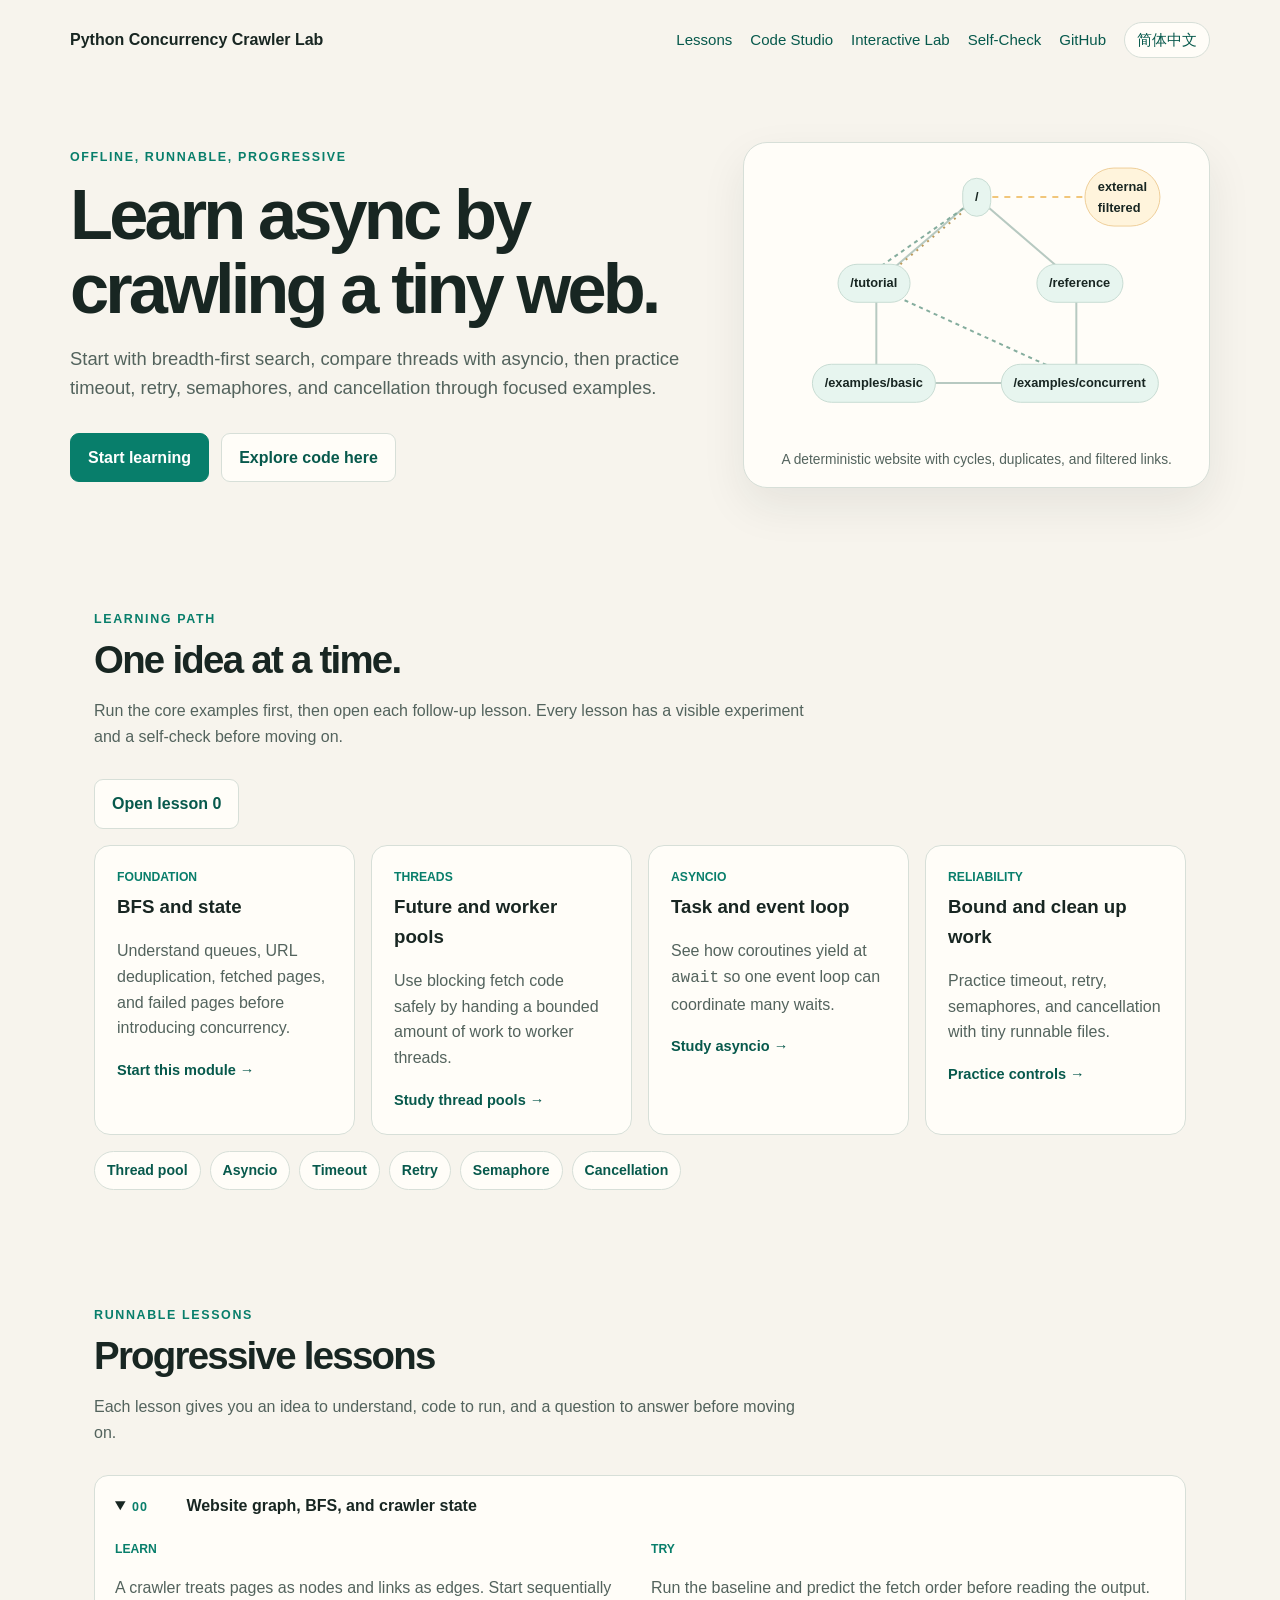
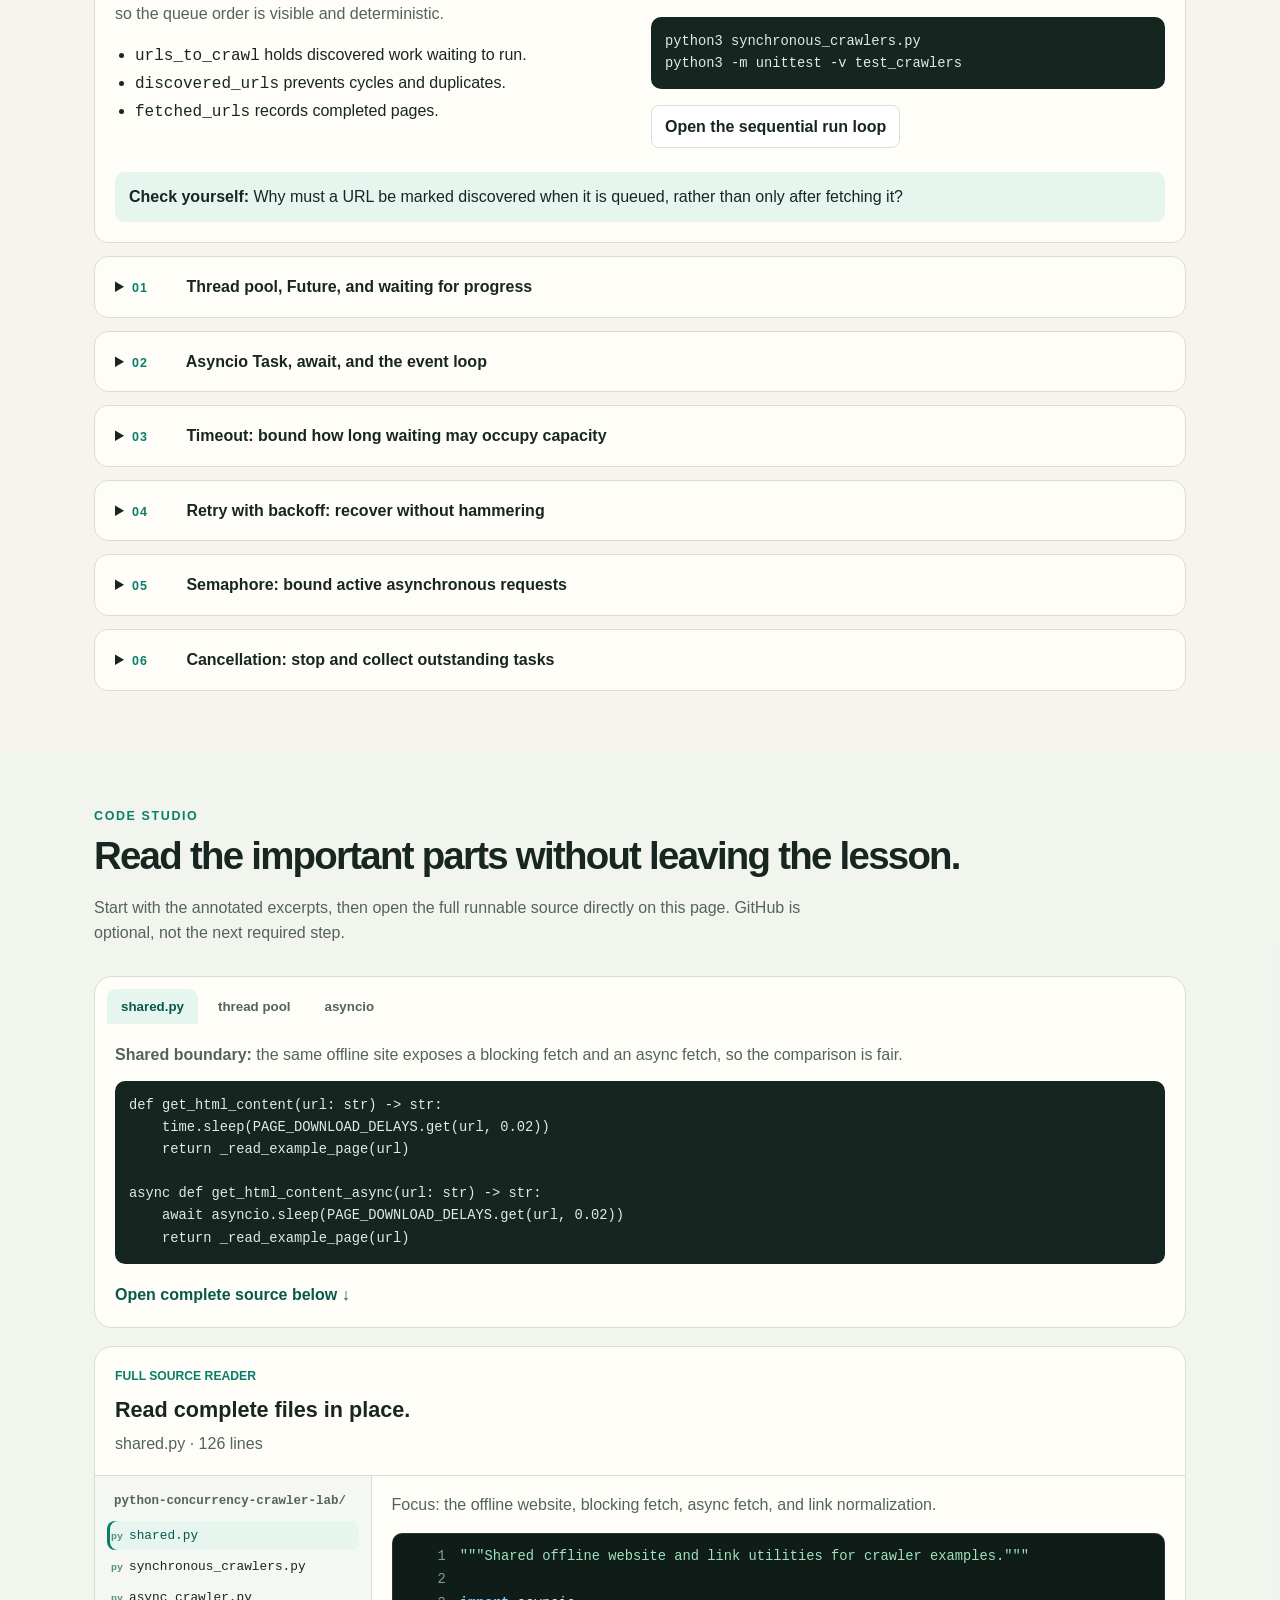
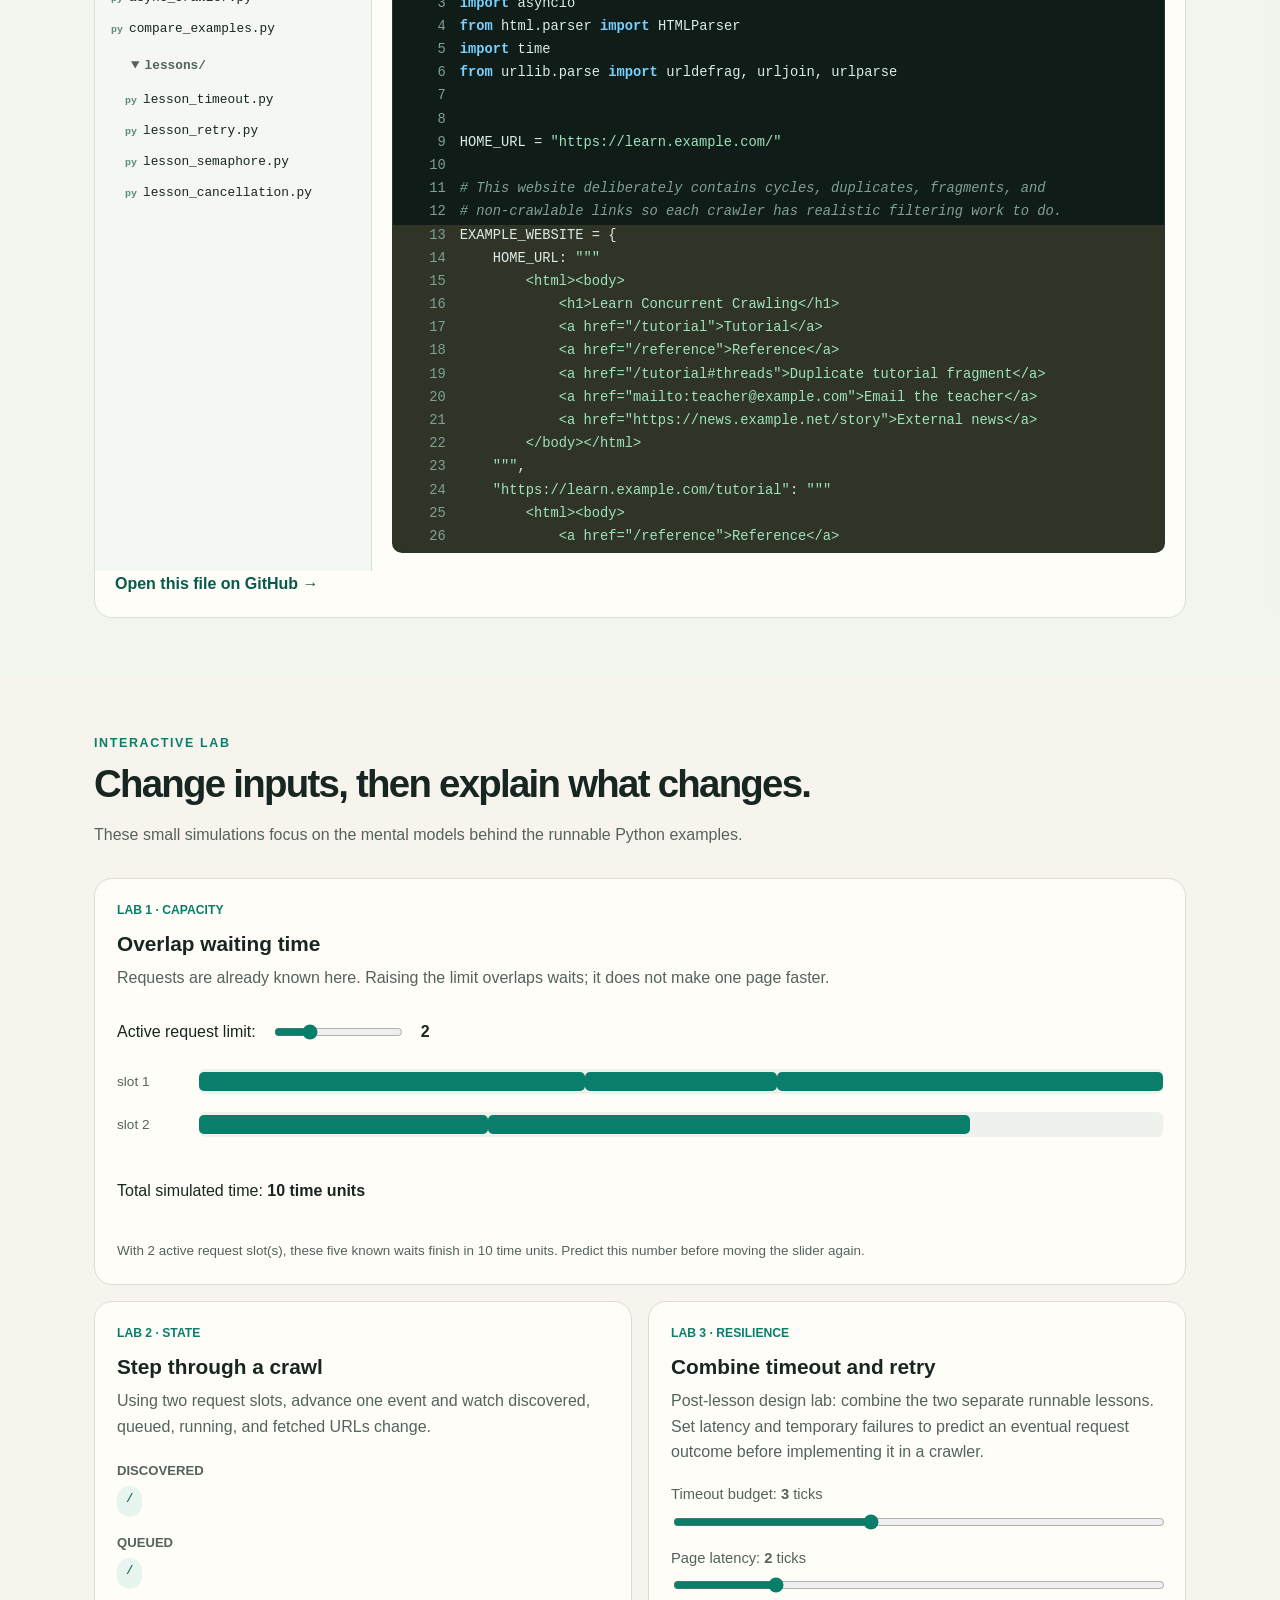
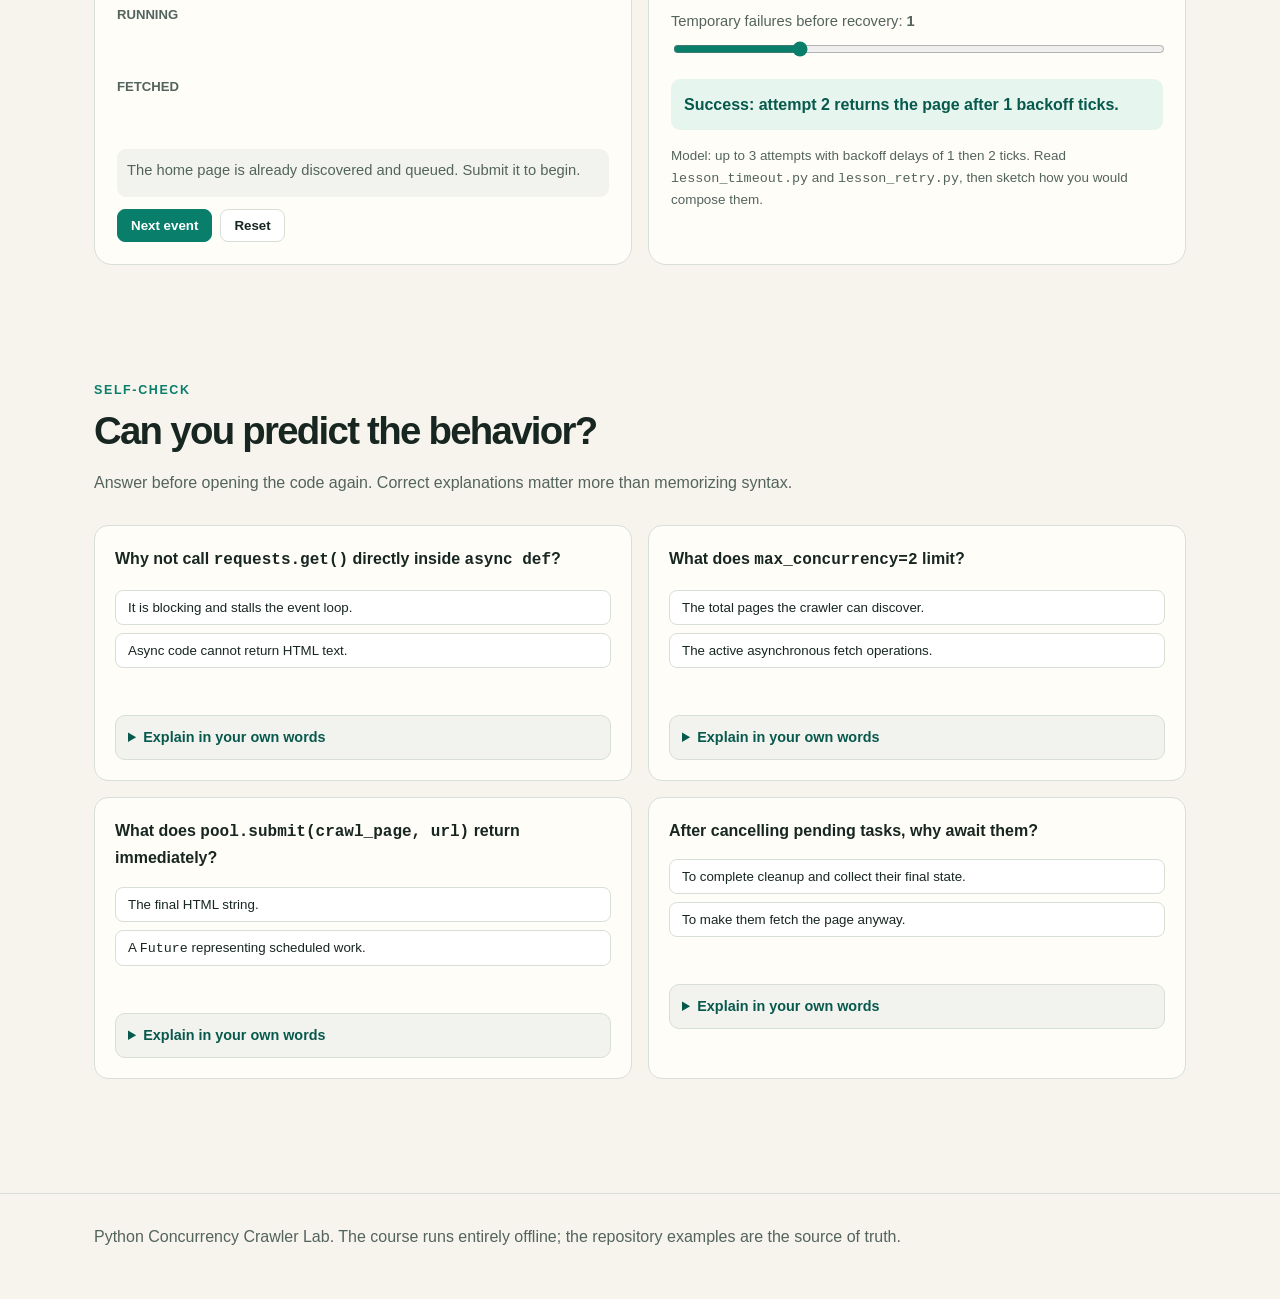
<file: docs/index.html>
<!doctype html>
<html lang="en">
  <head>
    <meta charset="utf-8">
    <meta name="viewport" content="width=device-width, initial-scale=1">
    <title>Python Concurrency Crawler Lab</title>
    <meta name="description" content="Learn threads and asyncio through an offline web crawler.">
    <link rel="stylesheet" href="assets/styles.css">
    <script defer src="assets/source-files.js"></script>
    <script defer src="assets/app.js"></script>
  </head>
  <body>
    <header class="shell topbar">
      <a class="brand" href="#">Python Concurrency Crawler Lab</a>
      <nav class="nav">
        <a href="#path">Lessons</a>
        <a href="#code">Code Studio</a>
        <a href="#interactive">Interactive Lab</a>
        <a href="#check">Self-Check</a>
        <a href="https://github.com/YushengAuggie/python-concurrency-crawler-lab">GitHub</a>
        <a class="lang" href="zh-CN.html">简体中文</a>
      </nav>
    </header>
    <main>
      <section class="shell hero">
        <div>
          <div class="eyebrow">Offline, runnable, progressive</div>
          <h1>Learn async by crawling a tiny web.</h1>
          <p class="lede">Start with breadth-first search, compare threads with asyncio, then practice timeout, retry, semaphores, and cancellation through focused examples.</p>
          <div class="buttons">
            <a class="button primary" href="#path">Start learning</a>
            <a class="button" href="#code">Explore code here</a>
          </div>
        </div>
        <div class="site-map" aria-label="Five-page example website graph">
          <div class="graph">
            <svg viewBox="0 0 420 270" aria-hidden="true">
              <line x1="210" y1="34" x2="110" y2="120"></line>
              <line x1="210" y1="34" x2="310" y2="120"></line>
              <line x1="110" y1="120" x2="110" y2="220"></line>
              <line x1="310" y1="120" x2="310" y2="220"></line>
              <line x1="110" y1="220" x2="310" y2="220"></line>
              <line class="cycle" x1="102" y1="112" x2="202" y2="42"></line>
              <line class="cycle" x1="302" y1="212" x2="118" y2="128"></line>
              <line class="duplicate" x1="200" y1="46" x2="101" y2="129"></line>
              <line class="filtered" x1="226" y1="34" x2="352" y2="34"></line>
            </svg>
            <span class="node home">/</span>
            <span class="node tutorial">/tutorial</span>
            <span class="node reference">/reference</span>
            <span class="node basic">/examples/basic</span>
            <span class="node concurrent">/examples/concurrent</span>
            <span class="node external">external filtered</span>
          </div>
          <p class="caption">A deterministic website with cycles, duplicates, and filtered links.</p>
        </div>
      </section>

      <section class="section" id="path">
        <div class="shell">
          <div class="eyebrow">Learning path</div>
          <h2>One idea at a time.</h2>
          <p class="section-intro">Run the core examples first, then open each follow-up lesson. Every lesson has a visible experiment and a self-check before moving on.</p>
          <p><a class="button" href="#lesson-foundation">Open lesson 0</a></p>
          <div class="cards">
            <a class="card" href="#lesson-foundation">
              <div class="tag">Foundation</div>
              <h3>BFS and state</h3>
              <p>Understand queues, URL deduplication, fetched pages, and failed pages before introducing concurrency.</p>
              <span class="card-action">Start this module &rarr;</span>
            </a>
            <a class="card" href="#lesson-threadpool">
              <div class="tag">Threads</div>
              <h3>Future and worker pools</h3>
              <p>Use blocking fetch code safely by handing a bounded amount of work to worker threads.</p>
              <span class="card-action">Study thread pools &rarr;</span>
            </a>
            <a class="card" href="#lesson-asyncio">
              <div class="tag">Asyncio</div>
              <h3>Task and event loop</h3>
              <p>See how coroutines yield at <code>await</code> so one event loop can coordinate many waits.</p>
              <span class="card-action">Study asyncio &rarr;</span>
            </a>
            <a class="card" href="#lesson-reliability">
              <div class="tag">Reliability</div>
              <h3>Bound and clean up work</h3>
              <p>Practice timeout, retry, semaphores, and cancellation with tiny runnable files.</p>
              <span class="card-action">Practice controls &rarr;</span>
            </a>
          </div>
          <nav class="lesson-shortcuts" aria-label="Reliability lesson shortcuts">
            <a href="#lesson-threadpool">Thread pool</a>
            <a href="#lesson-asyncio">Asyncio</a>
            <a href="#lesson-reliability">Timeout</a>
            <a href="#lesson-retry">Retry</a>
            <a href="#lesson-semaphore">Semaphore</a>
            <a href="#lesson-cancellation">Cancellation</a>
          </nav>
        </div>
      </section>

      <section class="section">
        <div class="shell">
          <div class="eyebrow">Runnable lessons</div>
          <h2>Progressive lessons</h2>
          <p class="section-intro">Each lesson gives you an idea to understand, code to run, and a question to answer before moving on.</p>
          <div class="steps">
            <details id="lesson-foundation" open>
              <summary><span class="lesson-number">00</span> Website graph, BFS, and crawler state</summary>
              <div class="lesson-body">
                <div class="lesson-grid">
                  <div>
                    <div class="tag">Learn</div>
                    <p>A crawler treats pages as nodes and links as edges. Start sequentially so the queue order is visible and deterministic.</p>
                    <ul>
                      <li><code>urls_to_crawl</code> holds discovered work waiting to run.</li>
                      <li><code>discovered_urls</code> prevents cycles and duplicates.</li>
                      <li><code>fetched_urls</code> records completed pages.</li>
                    </ul>
                  </div>
                  <div>
                    <div class="tag">Try</div>
                    <p>Run the baseline and predict the fetch order before reading the output.</p>
                    <pre><code>python3 synchronous_crawlers.py
python3 -m unittest -v test_crawlers</code></pre>
                    <p><a class="small-button" href="#source-browser" data-source-target="synchronous_crawlers.py" data-source-highlight="34-40">Open the sequential run loop</a></p>
                  </div>
                </div>
                <p class="challenge"><strong>Check yourself:</strong> Why must a URL be marked discovered when it is queued, rather than only after fetching it?</p>
              </div>
            </details>
            <details id="lesson-threadpool">
              <summary><span class="lesson-number">01</span> Thread pool, Future, and waiting for progress</summary>
              <div class="lesson-body">
                <div class="lesson-grid">
                  <div>
                    <div class="tag">Learn</div>
                    <p>A thread pool runs blocking fetch functions in worker threads. <code>submit()</code> returns a <code>Future</code>, which is a handle to work that may still be running.</p>
                    <p>The crawler stores pending futures so it knows what is in flight, waits for the first one to finish, calls <code>result()</code> to observe failures, then submits more URLs.</p>
                  </div>
                  <div>
                    <div class="tag">Run</div>
                    <pre><code>python3 compare_examples.py

# Read:
ThreadPoolWebCrawler.run()
wait(..., FIRST_COMPLETED)</code></pre>
                    <p><a class="small-button" href="#source-browser" data-source-target="synchronous_crawlers.py" data-source-highlight="76-108">Open the Future/wait loop</a></p>
                  </div>
                </div>
                <p class="challenge"><strong>Check yourself:</strong> Why does the crawler submit only up to the available worker slots instead of submitting every discovered URL immediately?</p>
              </div>
            </details>
            <details id="lesson-asyncio">
              <summary><span class="lesson-number">02</span> Asyncio Task, await, and the event loop</summary>
              <div class="lesson-body">
                <div class="lesson-grid">
                  <div>
                    <div class="tag">Learn</div>
                    <p>Asyncio schedules <code>Task</code> objects on one event loop thread. A task pauses at <code>await</code>, leaving the loop free to advance other tasks while a simulated request waits.</p>
                    <p>The async crawler owns shared state in one coordinator method, so completed tasks return links and the coordinator updates the queue without a thread lock.</p>
                  </div>
                  <div>
                    <div class="tag">Run</div>
                    <pre><code>python3 async_crawler.py
python3 compare_examples.py

# Read:
AsyncWebCrawler.run()
asyncio.wait(..., FIRST_COMPLETED)</code></pre>
                    <p><a class="small-button" href="#source-browser" data-source-target="async_crawler.py" data-source-highlight="31-65">Open the asyncio run loop</a></p>
                  </div>
                </div>
                <p class="challenge"><strong>Check yourself:</strong> Why can completion order differ from sequential BFS order, even if every reachable URL is still found?</p>
              </div>
            </details>
            <details id="lesson-reliability">
              <summary><span class="lesson-number">03</span> Timeout: bound how long waiting may occupy capacity</summary>
              <div class="lesson-body">
                <div class="lesson-grid">
                  <div>
                    <div class="tag">Learn</div>
                    <p>Non-blocking waiting still consumes a request slot. A timeout prevents one slow page from holding capacity indefinitely.</p>
                  </div>
                  <div>
                    <div class="tag">Try</div>
                    <pre><code>python3 -m lessons.lesson_timeout

return await asyncio.wait_for(
    get_html_content_async(url),
    timeout=timeout_seconds,
)</code></pre>
                    <p><a class="small-button" href="#source-browser" data-source-target="lessons/lesson_timeout.py" data-source-highlight="8-16">Open timeout source</a></p>
                  </div>
                </div>
                <p class="challenge"><strong>Experiment:</strong> Lower the timeout below the simulated page delay. What result should <code>fetch_with_timeout()</code> return?</p>
              </div>
            </details>
            <details id="lesson-retry">
              <summary><span class="lesson-number">04</span> Retry with backoff: recover without hammering</summary>
              <div class="lesson-body">
                <div class="lesson-grid">
                  <div>
                    <div class="tag">Learn</div>
                    <p>Retry only temporary failures. Exponential backoff spaces later attempts so a struggling service has time to recover.</p>
                  </div>
                  <div>
                    <div class="tag">Try</div>
                    <pre><code>python3 -m lessons.lesson_retry

delay_seconds = base_delay_seconds * (
    2 ** (attempt_number - 1)
)</code></pre>
                    <p><a class="small-button" href="#source-browser" data-source-target="lessons/lesson_retry.py" data-source-highlight="27-45">Open retry source</a></p>
                  </div>
                </div>
                <p class="challenge"><strong>Check yourself:</strong> Why should a malformed URL or permission failure generally not be retried?</p>
              </div>
            </details>
            <details id="lesson-semaphore">
              <summary><span class="lesson-number">05</span> Semaphore: bound active asynchronous requests</summary>
              <div class="lesson-body">
                <div class="lesson-grid">
                  <div>
                    <div class="tag">Learn</div>
                    <p>A semaphore caps work inside the protected fetch region. It protects a service from a burst, but does not limit how many URLs have been discovered.</p>
                  </div>
                  <div>
                    <div class="tag">Try</div>
                    <pre><code>python3 -m lessons.lesson_semaphore

async with semaphore:
    await fetch_page()</code></pre>
                    <p><a class="small-button" href="#source-browser" data-source-target="lessons/lesson_semaphore.py" data-source-highlight="13-36">Open semaphore source</a></p>
                  </div>
                </div>
                <p class="challenge"><strong>Check yourself:</strong> What separate limit would stop a huge website from growing the crawl frontier?</p>
              </div>
            </details>
            <details id="lesson-cancellation">
              <summary><span class="lesson-number">06</span> Cancellation: stop and collect outstanding tasks</summary>
              <div class="lesson-body">
                <div class="lesson-grid">
                  <div>
                    <div class="tag">Learn</div>
                    <p>Cancelling signals that work should stop. Awaiting cancelled tasks lets their cleanup complete and observes their terminal state.</p>
                  </div>
                  <div>
                    <div class="tag">Try</div>
                    <pre><code>python3 -m lessons.lesson_cancellation

task.cancel()
await asyncio.gather(
    task, return_exceptions=True
)</code></pre>
                    <p><a class="small-button" href="#source-browser" data-source-target="lessons/lesson_cancellation.py" data-source-highlight="19-43">Open cancellation source</a></p>
                  </div>
                </div>
                <p class="challenge"><strong>Check yourself:</strong> Why is creating tasks without later awaiting or cancelling them risky?</p>
              </div>
            </details>
          </div>
        </div>
      </section>

      <section class="section code-section" id="code">
        <div class="shell">
          <div class="eyebrow">Code Studio</div>
          <h2>Read the important parts without leaving the lesson.</h2>
          <p class="section-intro">Start with the annotated excerpts, then open the full runnable source directly on this page. GitHub is optional, not the next required step.</p>
          <div class="code-studio">
            <div class="code-tabs" role="tablist" aria-label="Crawler source excerpts">
              <button class="code-tab active" id="tab-shared" data-code-target="shared" role="tab" aria-controls="panel-shared" aria-selected="true" tabindex="0">shared.py</button>
              <button class="code-tab" id="tab-thread" data-code-target="thread" role="tab" aria-controls="panel-thread" aria-selected="false" tabindex="-1">thread pool</button>
              <button class="code-tab" id="tab-async" data-code-target="async" role="tab" aria-controls="panel-async" aria-selected="false" tabindex="-1">asyncio</button>
            </div>
            <article class="code-panel active" id="panel-shared" data-code-panel="shared" role="tabpanel" aria-labelledby="tab-shared">
              <div class="code-note"><strong>Shared boundary:</strong> the same offline site exposes a blocking fetch and an async fetch, so the comparison is fair.</div>
              <pre><code>def get_html_content(url: str) -&gt; str:
    time.sleep(PAGE_DOWNLOAD_DELAYS.get(url, 0.02))
    return _read_example_page(url)

async def get_html_content_async(url: str) -&gt; str:
    await asyncio.sleep(PAGE_DOWNLOAD_DELAYS.get(url, 0.02))
    return _read_example_page(url)</code></pre>
            </article>
            <article class="code-panel" id="panel-thread" data-code-panel="thread" role="tabpanel" aria-labelledby="tab-thread" hidden>
              <div class="code-note"><strong>Threads:</strong> <code>submit()</code> returns a <code>Future</code>; <code>wait()</code> pauses coordination until at least one fetch is done.</div>
              <pre><code>future = thread_pool.submit(self.crawl_page, url)
self.pending_futures.add(future)

done_futures, pending_futures = wait(
    self.pending_futures,
    return_when=FIRST_COMPLETED,
)
for future in done_futures:
    future.result()</code></pre>
            </article>
            <article class="code-panel" id="panel-async" data-code-panel="async" role="tabpanel" aria-labelledby="tab-async" hidden>
              <div class="code-note"><strong>Asyncio:</strong> tasks advance on the event loop and yield while the simulated request waits.</div>
              <pre><code>task = asyncio.create_task(self.fetch_links(url))
pending_tasks.add(task)

done_tasks, pending_tasks = await asyncio.wait(
    pending_tasks,
    return_when=asyncio.FIRST_COMPLETED,
)
for task in done_tasks:
    url, discovered_links = task.result()</code></pre>
            </article>
            <a class="source-link" href="#source-browser">Open complete source below &darr;</a>
          </div>
          <div class="source-browser" id="source-browser" data-missing="Source payload is missing. Run python3 scripts/generate_site_sources.py." data-meta="{file} · {lines} lines">
            <div class="source-browser-header">
              <div>
                <div class="tag">Full source reader</div>
                <h3>Read complete files in place.</h3>
                <p id="source-meta"></p>
              </div>
            </div>
            <div class="source-browser-layout">
              <nav class="source-tree" aria-label="Repository source files">
                <div class="tree-root">python-concurrency-crawler-lab/</div>
                <button class="tree-file" type="button" data-source-path="shared.py" data-highlight="13-56,71-80,102-125" data-focus="Focus: the offline website, blocking fetch, async fetch, and link normalization.">shared.py</button>
                <button class="tree-file" type="button" data-source-path="synchronous_crawlers.py" data-highlight="34-40,58-74,76-108" data-focus="Focus: SequentialWebCrawler, ThreadPoolWebCrawler, Future, wait(), and the lock-protected state update.">synchronous_crawlers.py</button>
                <button class="tree-file" type="button" data-source-path="async_crawler.py" data-highlight="22-65" data-focus="Focus: AsyncWebCrawler, create_task(), asyncio.wait(), and coordinator-owned state.">async_crawler.py</button>
                <button class="tree-file" type="button" data-source-path="compare_examples.py" data-highlight="12-47" data-focus="Focus: measuring the same crawl through sequential, threaded, and asyncio implementations.">compare_examples.py</button>
                <details class="tree-folder" open>
                  <summary>lessons/</summary>
                  <button class="tree-file nested" type="button" data-source-path="lessons/lesson_timeout.py" data-highlight="8-16" data-focus="Focus: bounding one await with wait_for().">lesson_timeout.py</button>
                  <button class="tree-file nested" type="button" data-source-path="lessons/lesson_retry.py" data-highlight="27-45" data-focus="Focus: retrying temporary failures with exponential backoff.">lesson_retry.py</button>
                  <button class="tree-file nested" type="button" data-source-path="lessons/lesson_semaphore.py" data-highlight="13-36" data-focus="Focus: limiting active async work with a semaphore.">lesson_semaphore.py</button>
                  <button class="tree-file nested" type="button" data-source-path="lessons/lesson_cancellation.py" data-highlight="19-43" data-focus="Focus: cancelling tasks and awaiting cleanup.">lesson_cancellation.py</button>
                </details>
              </nav>
              <div class="source-viewer">
                <p class="code-note" id="source-focus"></p>
                <pre class="source-pre"><code id="source-code"></code></pre>
              </div>
            </div>
            <a class="source-link" id="source-github-link" href="https://github.com/YushengAuggie/python-concurrency-crawler-lab">Open this file on GitHub &rarr;</a>
          </div>
        </div>
      </section>

      <section class="section" id="interactive">
        <div class="shell">
          <div class="eyebrow">Interactive Lab</div>
          <h2>Change inputs, then explain what changes.</h2>
          <p class="section-intro">These small simulations focus on the mental models behind the runnable Python examples.</p>
          <div class="labs">
            <article class="lab-card wide">
              <div class="tag">Lab 1 · Capacity</div>
              <h3>Overlap waiting time</h3>
              <p>Requests are already known here. Raising the limit overlaps waits; it does not make one page faster.</p>
              <div class="timeline-lab" data-slot-label="slot" data-page-label="Page" data-time-label="time units" data-insight="With {concurrency} active request slot(s), these five known waits finish in {total} time units. Predict this number before moving the slider again.">
                <label class="control">
                  Active request limit:
                  <input id="concurrency" type="range" min="1" max="5" value="2">
                  <strong id="concurrency-value">2</strong>
                </label>
                <div class="timeline" id="timeline" aria-live="polite"></div>
                <p>Total simulated time: <span class="metric" id="elapsed"></span></p>
                <p class="micro-note" id="timeline-insight"></p>
              </div>
            </article>
            <article class="lab-card" id="state-lab">
              <div class="tag">Lab 2 · State</div>
              <h3>Step through a crawl</h3>
              <p>Using two request slots, advance one event and watch discovered, queued, running, and fetched URLs change.</p>
              <div class="state-board" data-initial="The home page is already discovered and queued. Submit it to begin." data-finished="All discovered pages have finished; the crawler can stop." data-event-1="Submitted / as the first in-flight request; discovered does not change." data-event-2="Completed / and discovered two new same-site links. They are marked discovered before they run." data-event-3="Submitted /tutorial and /reference together because two slots are available." data-event-4="Completed /reference first; two example pages enter the queue and discovered grows immediately." data-event-5="Immediately submitted /examples/basic into the freed slot while /tutorial is still running." data-event-6="Completed /tutorial and /examples/basic; duplicate and already-discovered links add no new work." data-event-7="Submitted the remaining /examples/concurrent page." data-event-8="Completed /examples/concurrent; its cycle back to /tutorial is already discovered.">
                <div><span class="state-label">Discovered</span><div class="chips" id="state-discovered"></div></div>
                <div><span class="state-label">Queued</span><div class="chips" id="state-queued"></div></div>
                <div><span class="state-label">Running</span><div class="chips" id="state-running"></div></div>
                <div><span class="state-label">Fetched</span><div class="chips" id="state-fetched"></div></div>
                <p class="state-event" id="state-event" aria-live="polite"></p>
                <div class="lab-actions">
                  <button class="small-button primary" id="state-next">Next event</button>
                  <button class="small-button" id="state-reset">Reset</button>
                </div>
              </div>
            </article>
            <article class="lab-card">
              <div class="tag">Lab 3 · Resilience</div>
              <h3>Combine timeout and retry</h3>
              <p>Post-lesson design lab: combine the two separate runnable lessons. Set latency and temporary failures to predict an eventual request outcome before implementing it in a crawler.</p>
              <div class="resilience-lab" data-success="Success" data-timeout="Timed out: page latency exceeds the per-attempt budget." data-exhausted="Retries exhausted: the request still fails after 3 attempts.">
                <label>Timeout budget: <strong id="timeout-value">3</strong> ticks
                  <input id="timeout-budget" type="range" min="1" max="6" value="3">
                </label>
                <label>Page latency: <strong id="latency-value">2</strong> ticks
                  <input id="page-latency" type="range" min="1" max="6" value="2">
                </label>
                <label>Temporary failures before recovery: <strong id="failures-value">1</strong>
                  <input id="temporary-failures" type="range" min="0" max="4" value="1">
                </label>
                <p class="result" id="resilience-result" aria-live="polite"></p>
                <p class="micro-note">Model: up to 3 attempts with backoff delays of 1 then 2 ticks. Read <code>lesson_timeout.py</code> and <code>lesson_retry.py</code>, then sketch how you would compose them.</p>
              </div>
            </article>
          </div>
        </div>
      </section>

      <section class="section" id="check">
        <div class="shell">
          <div class="eyebrow">Self-check</div>
          <h2>Can you predict the behavior?</h2>
          <p class="section-intro">Answer before opening the code again. Correct explanations matter more than memorizing syntax.</p>
          <div class="quiz-grid">
            <article class="quiz" data-success="Correct. The event loop must remain free to advance other tasks." data-retry="Try again: focus on what blocks the event loop.">
              <p>Why not call <code>requests.get()</code> directly inside <code>async def</code>?</p>
              <div class="choices">
                <button class="choice" data-correct="true">It is blocking and stalls the event loop.</button>
                <button class="choice" data-correct="false">Async code cannot return HTML text.</button>
              </div>
              <div class="feedback"></div>
              <details class="model-answer">
                <summary>Explain in your own words</summary>
                <p>Asyncio needs each task to yield at <code>await</code>. A blocking call keeps the event loop thread busy, so unrelated tasks cannot make progress.</p>
              </details>
            </article>
            <article class="quiz" data-success="Correct. A separate page/depth limit is needed for total growth." data-retry="Try again: in-flight work and discovered work are different states.">
              <p>What does <code>max_concurrency=2</code> limit?</p>
              <div class="choices">
                <button class="choice" data-correct="false">The total pages the crawler can discover.</button>
                <button class="choice" data-correct="true">The active asynchronous fetch operations.</button>
              </div>
              <div class="feedback"></div>
              <details class="model-answer">
                <summary>Explain in your own words</summary>
                <p>It limits active fetches, not total discovered pages. A crawler may still discover many URLs and hold them in the waiting queue.</p>
              </details>
            </article>
            <article class="quiz" data-success="Correct. A Future is a handle for submitted work and carries its result or failure." data-retry="Try again: submit does not immediately return the downloaded HTML.">
              <p>What does <code>pool.submit(crawl_page, url)</code> return immediately?</p>
              <div class="choices">
                <button class="choice" data-correct="false">The final HTML string.</button>
                <button class="choice" data-correct="true">A <code>Future</code> representing scheduled work.</button>
              </div>
              <div class="feedback"></div>
              <details class="model-answer">
                <summary>Explain in your own words</summary>
                <p>A <code>Future</code> lets the coordinator remember scheduled work, wait for completion, and call <code>result()</code> to surface unexpected worker exceptions.</p>
              </details>
            </article>
            <article class="quiz" data-success="Correct. Awaiting observes completion and allows cleanup to run." data-retry="Try again: cancellation is a request, not instant cleanup.">
              <p>After cancelling pending tasks, why await them?</p>
              <div class="choices">
                <button class="choice" data-correct="true">To complete cleanup and collect their final state.</button>
                <button class="choice" data-correct="false">To make them fetch the page anyway.</button>
              </div>
              <div class="feedback"></div>
              <details class="model-answer">
                <summary>Explain in your own words</summary>
                <p>Cancellation is delivered into the coroutine. Awaiting gives cancelled tasks a chance to run cleanup and lets the caller observe their final state.</p>
              </details>
            </article>
          </div>
        </div>
      </section>
    </main>
    <footer>
      <div class="shell">Python Concurrency Crawler Lab. The course runs entirely offline; the repository examples are the source of truth.</div>
    </footer>
  </body>
</html>
</file>
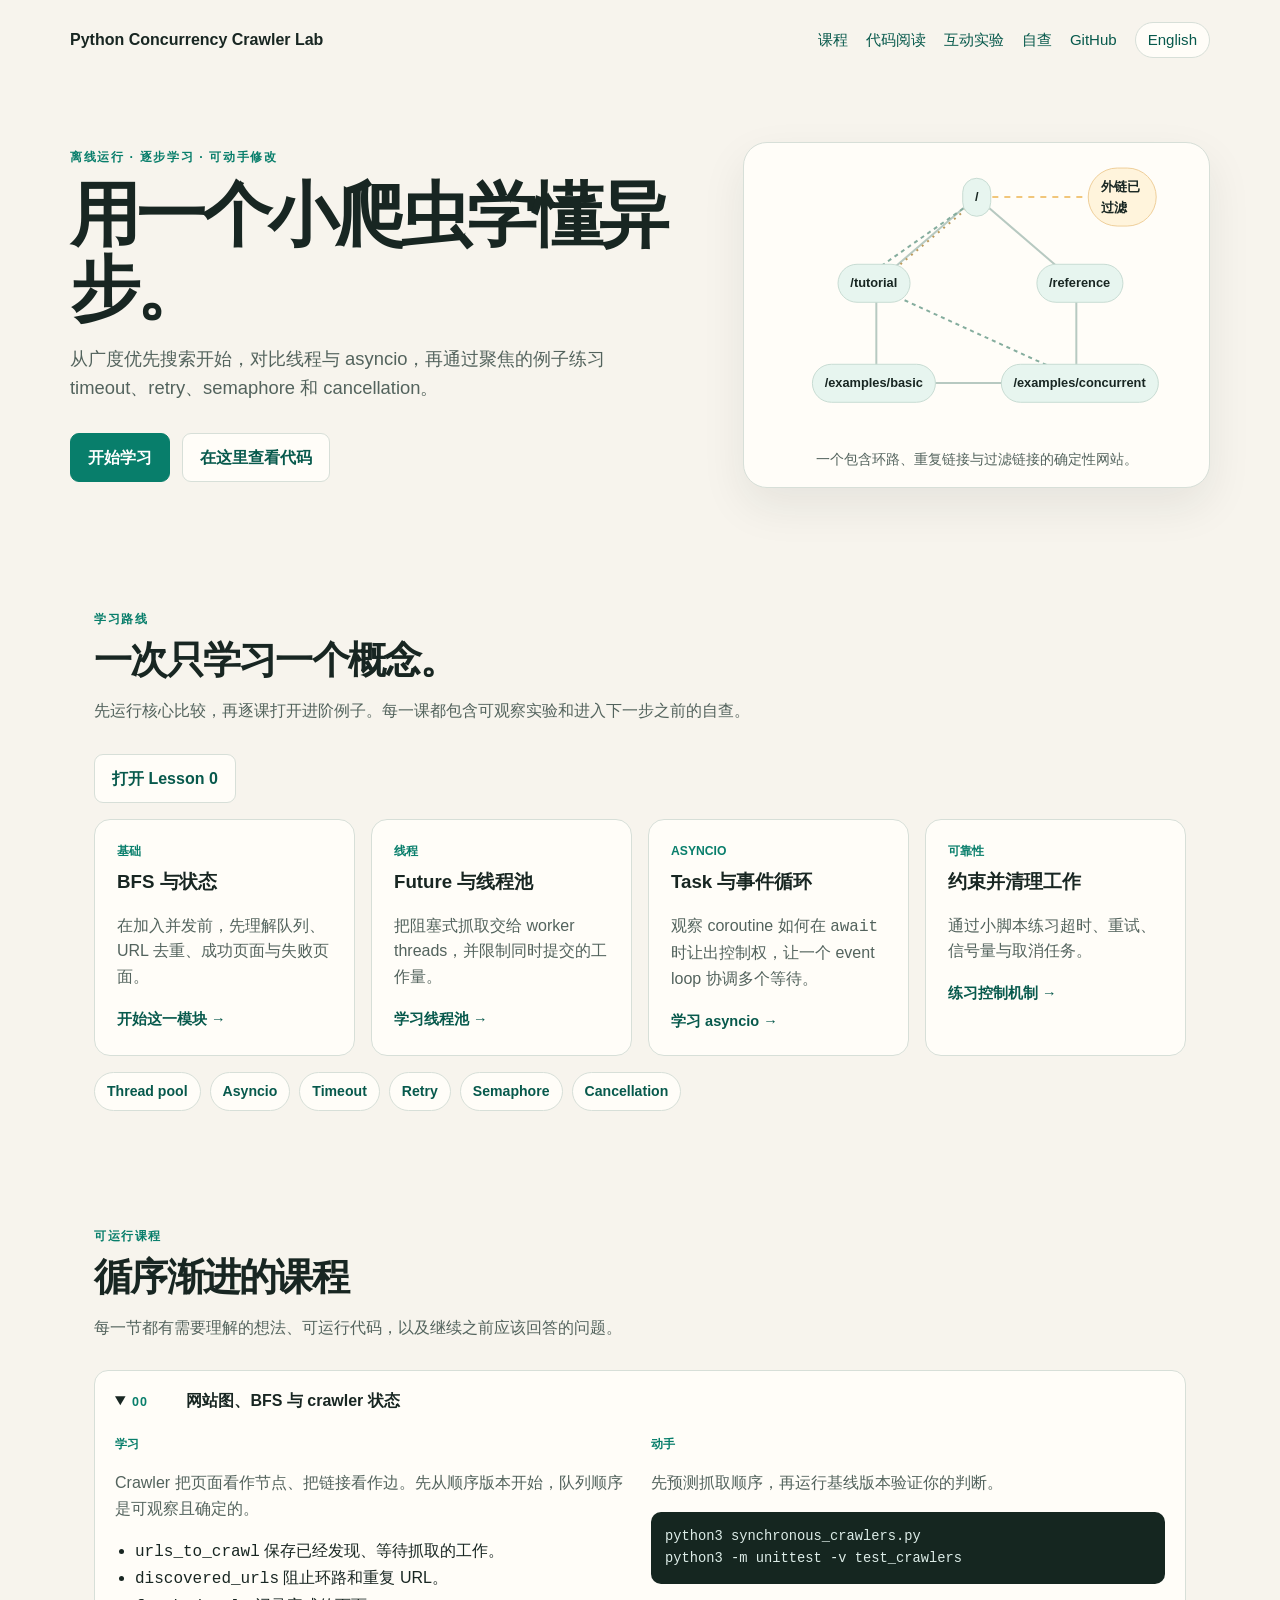
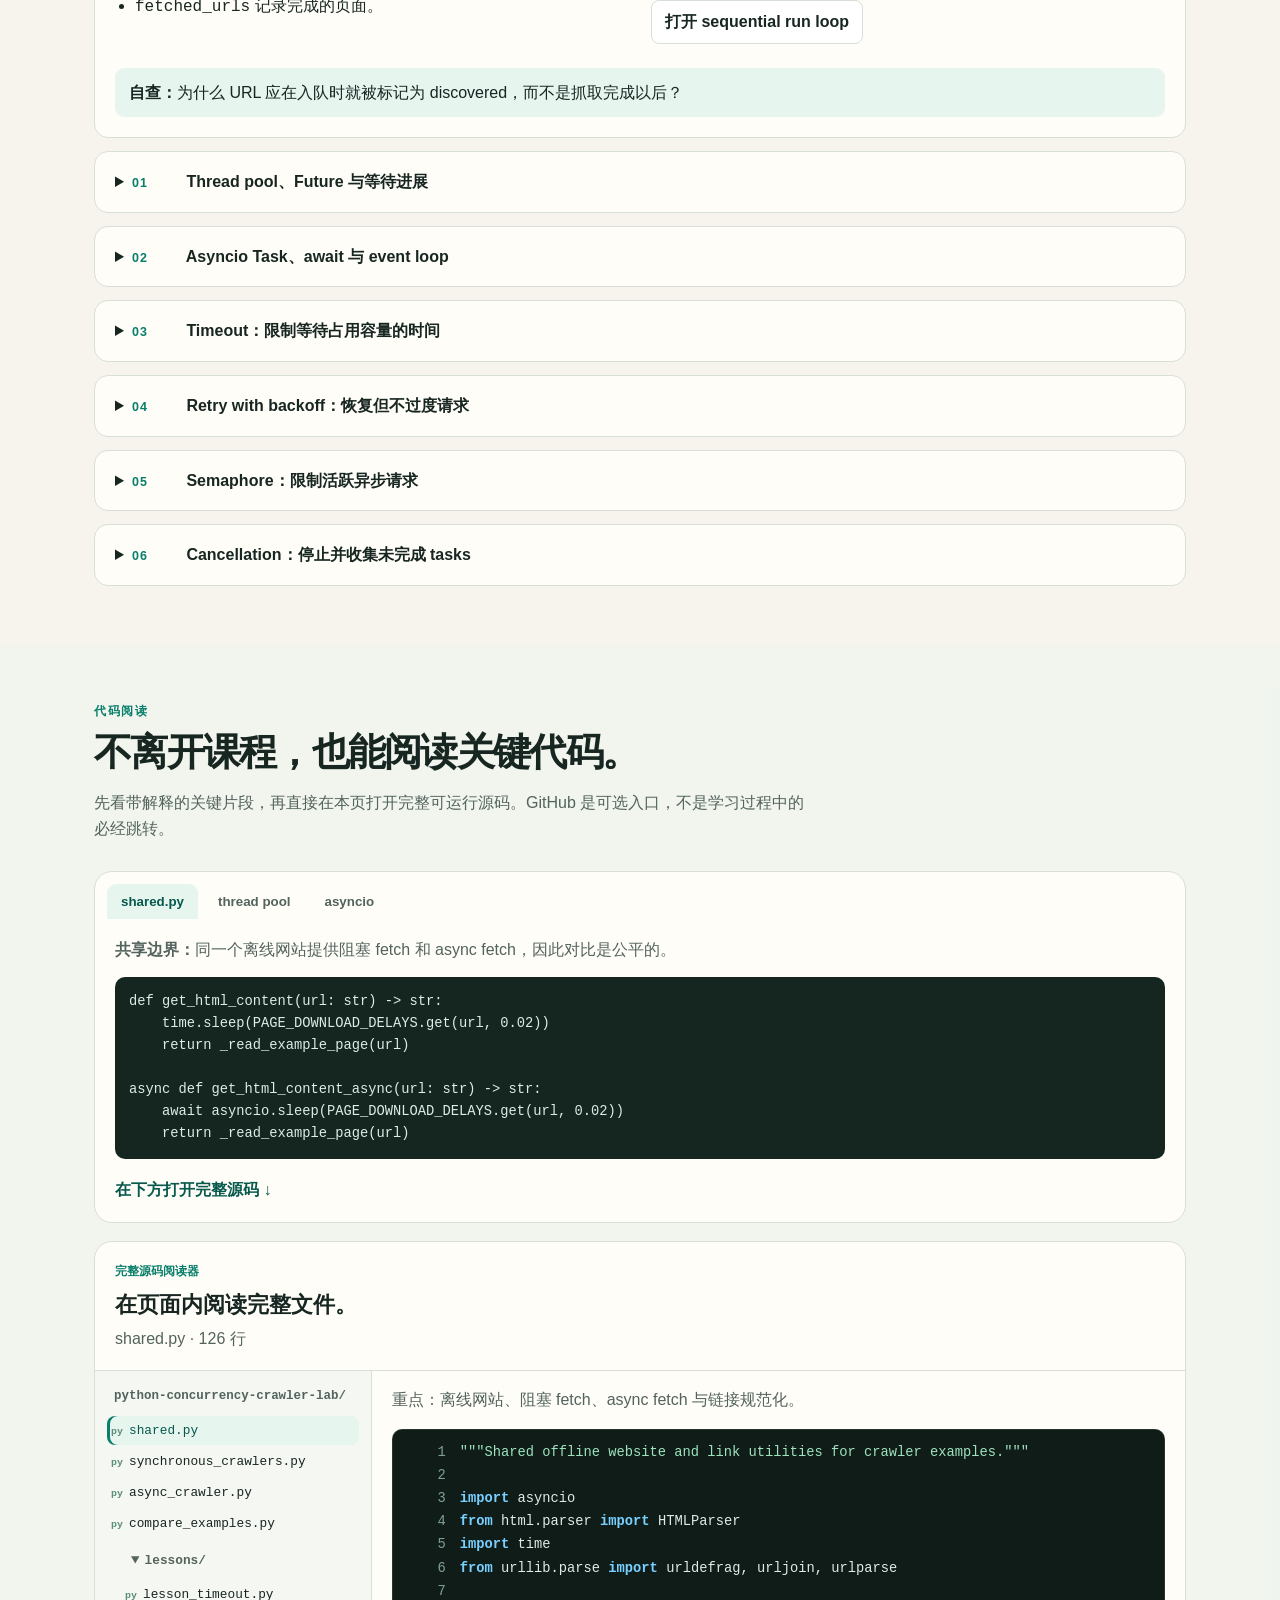
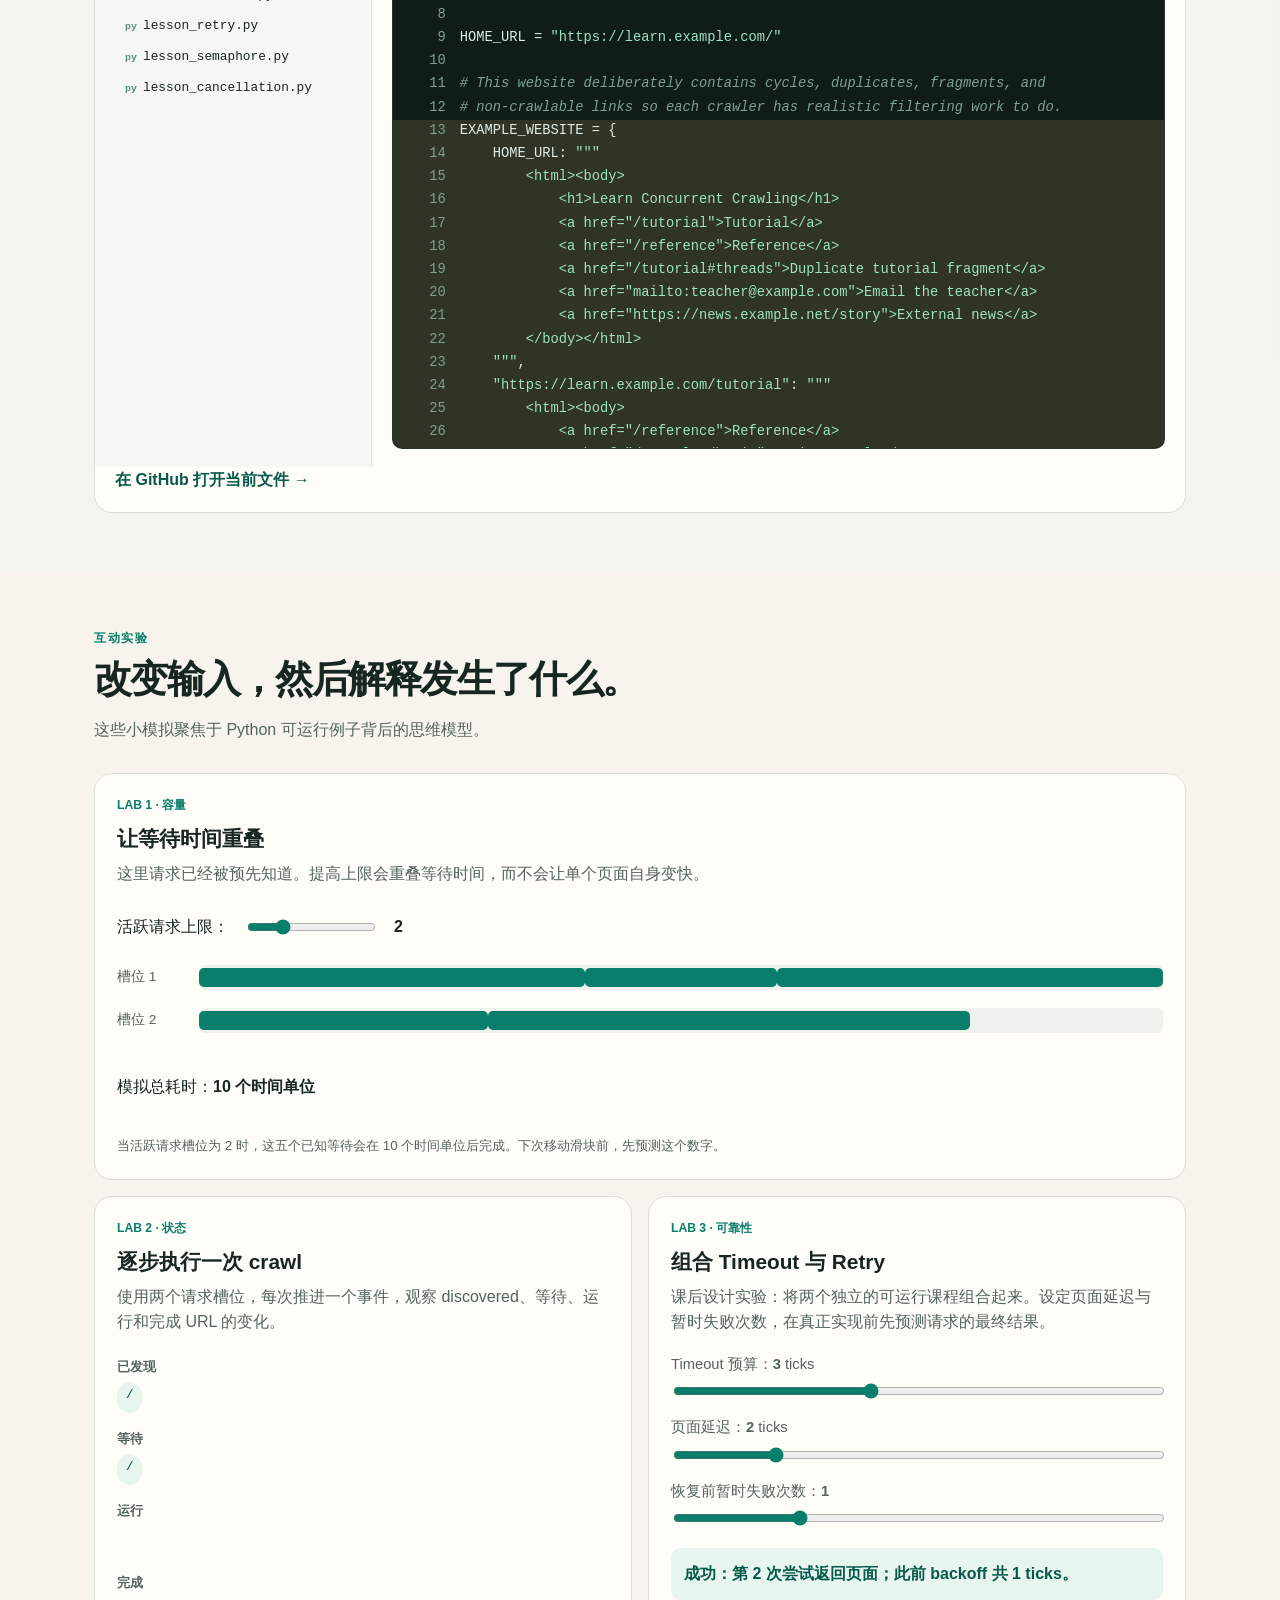
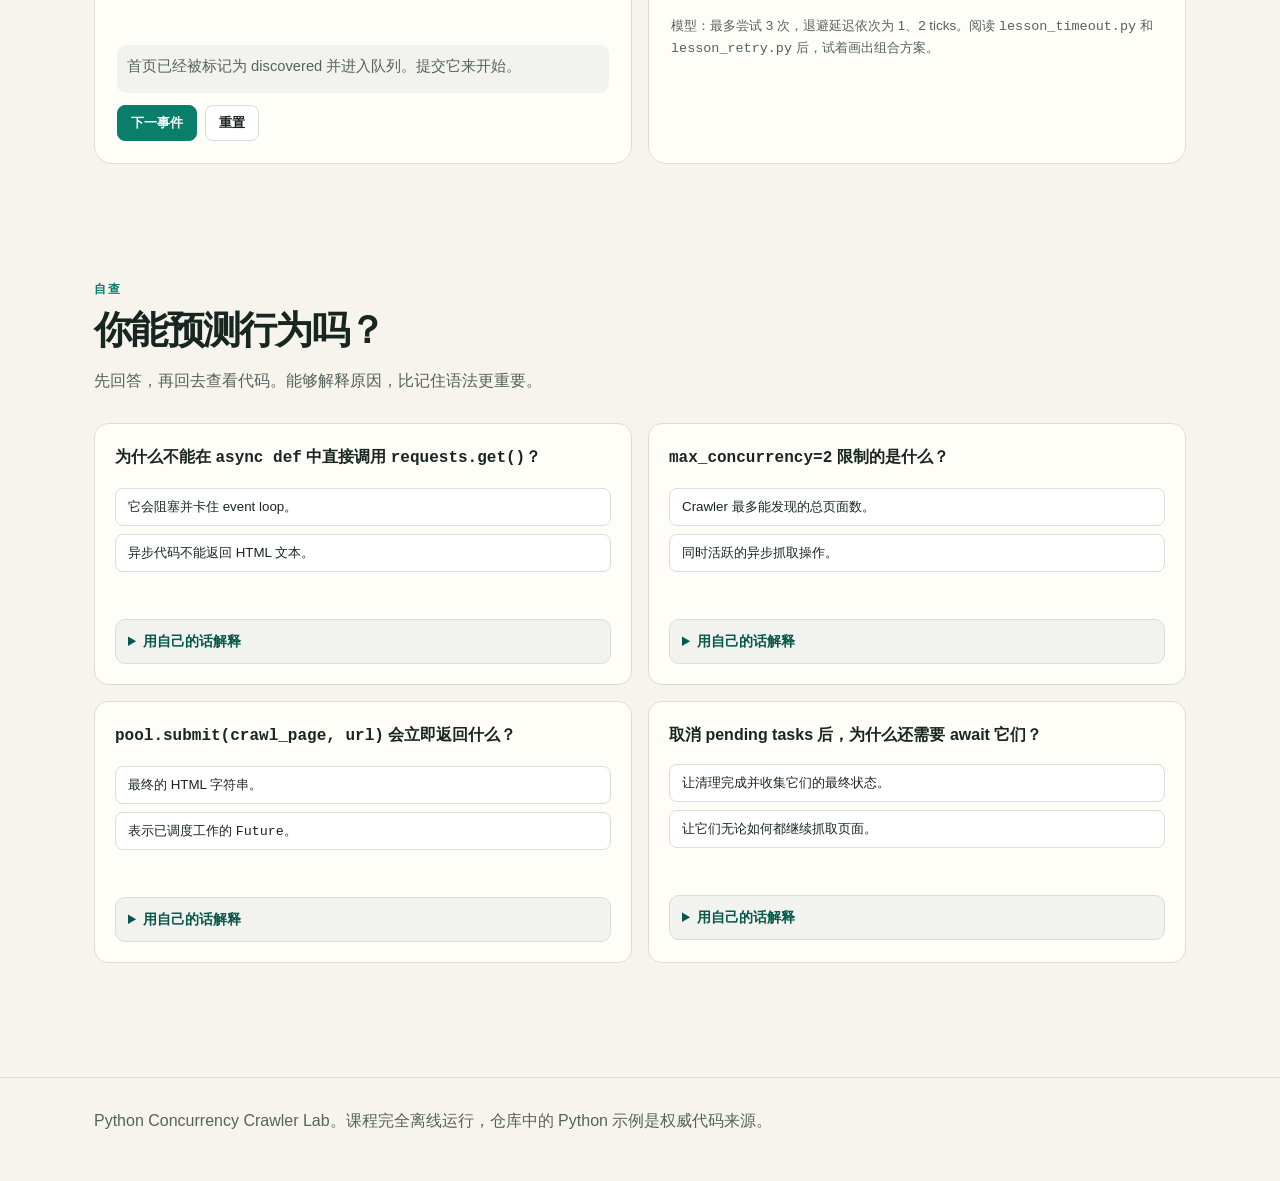
<file: docs/zh-CN.html>
<!doctype html>
<html lang="zh-CN">
  <head>
    <meta charset="utf-8">
    <meta name="viewport" content="width=device-width, initial-scale=1">
    <title>Python 并发爬虫学习实验室</title>
    <meta name="description" content="通过离线网页爬虫学习线程池与 asyncio。">
    <link rel="stylesheet" href="assets/styles.css">
    <script defer src="assets/source-files.js"></script>
    <script defer src="assets/app.js"></script>
  </head>
  <body>
    <header class="shell topbar">
      <a class="brand" href="#">Python Concurrency Crawler Lab</a>
      <nav class="nav">
        <a href="#path">课程</a>
        <a href="#code">代码阅读</a>
        <a href="#interactive">互动实验</a>
        <a href="#check">自查</a>
        <a href="https://github.com/YushengAuggie/python-concurrency-crawler-lab">GitHub</a>
        <a class="lang" href="index.html">English</a>
      </nav>
    </header>
    <main>
      <section class="shell hero">
        <div>
          <div class="eyebrow">离线运行 · 逐步学习 · 可动手修改</div>
          <h1>用一个小爬虫学懂异步。</h1>
          <p class="lede">从广度优先搜索开始，对比线程与 asyncio，再通过聚焦的例子练习 timeout、retry、semaphore 和 cancellation。</p>
          <div class="buttons">
            <a class="button primary" href="#path">开始学习</a>
            <a class="button" href="#code">在这里查看代码</a>
          </div>
        </div>
        <div class="site-map" aria-label="五个页面的示例网站图">
          <div class="graph">
            <svg viewBox="0 0 420 270" aria-hidden="true">
              <line x1="210" y1="34" x2="110" y2="120"></line>
              <line x1="210" y1="34" x2="310" y2="120"></line>
              <line x1="110" y1="120" x2="110" y2="220"></line>
              <line x1="310" y1="120" x2="310" y2="220"></line>
              <line x1="110" y1="220" x2="310" y2="220"></line>
              <line class="cycle" x1="102" y1="112" x2="202" y2="42"></line>
              <line class="cycle" x1="302" y1="212" x2="118" y2="128"></line>
              <line class="duplicate" x1="200" y1="46" x2="101" y2="129"></line>
              <line class="filtered" x1="226" y1="34" x2="352" y2="34"></line>
            </svg>
            <span class="node home">/</span>
            <span class="node tutorial">/tutorial</span>
            <span class="node reference">/reference</span>
            <span class="node basic">/examples/basic</span>
            <span class="node concurrent">/examples/concurrent</span>
            <span class="node external">外链已过滤</span>
          </div>
          <p class="caption">一个包含环路、重复链接与过滤链接的确定性网站。</p>
        </div>
      </section>

      <section class="section" id="path">
        <div class="shell">
          <div class="eyebrow">学习路线</div>
          <h2>一次只学习一个概念。</h2>
          <p class="section-intro">先运行核心比较，再逐课打开进阶例子。每一课都包含可观察实验和进入下一步之前的自查。</p>
          <p><a class="button" href="#lesson-foundation">打开 Lesson 0</a></p>
          <div class="cards">
            <a class="card" href="#lesson-foundation">
              <div class="tag">基础</div>
              <h3>BFS 与状态</h3>
              <p>在加入并发前，先理解队列、URL 去重、成功页面与失败页面。</p>
              <span class="card-action">开始这一模块 &rarr;</span>
            </a>
            <a class="card" href="#lesson-threadpool">
              <div class="tag">线程</div>
              <h3>Future 与线程池</h3>
              <p>把阻塞式抓取交给 worker threads，并限制同时提交的工作量。</p>
              <span class="card-action">学习线程池 &rarr;</span>
            </a>
            <a class="card" href="#lesson-asyncio">
              <div class="tag">Asyncio</div>
              <h3>Task 与事件循环</h3>
              <p>观察 coroutine 如何在 <code>await</code> 时让出控制权，让一个 event loop 协调多个等待。</p>
              <span class="card-action">学习 asyncio &rarr;</span>
            </a>
            <a class="card" href="#lesson-reliability">
              <div class="tag">可靠性</div>
              <h3>约束并清理工作</h3>
              <p>通过小脚本练习超时、重试、信号量与取消任务。</p>
              <span class="card-action">练习控制机制 &rarr;</span>
            </a>
          </div>
          <nav class="lesson-shortcuts" aria-label="可靠性课程快捷链接">
            <a href="#lesson-threadpool">Thread pool</a>
            <a href="#lesson-asyncio">Asyncio</a>
            <a href="#lesson-reliability">Timeout</a>
            <a href="#lesson-retry">Retry</a>
            <a href="#lesson-semaphore">Semaphore</a>
            <a href="#lesson-cancellation">Cancellation</a>
          </nav>
        </div>
      </section>

      <section class="section">
        <div class="shell">
          <div class="eyebrow">可运行课程</div>
          <h2>循序渐进的课程</h2>
          <p class="section-intro">每一节都有需要理解的想法、可运行代码，以及继续之前应该回答的问题。</p>
          <div class="steps">
            <details id="lesson-foundation" open>
              <summary><span class="lesson-number">00</span> 网站图、BFS 与 crawler 状态</summary>
              <div class="lesson-body">
                <div class="lesson-grid">
                  <div>
                    <div class="tag">学习</div>
                    <p>Crawler 把页面看作节点、把链接看作边。先从顺序版本开始，队列顺序是可观察且确定的。</p>
                    <ul>
                      <li><code>urls_to_crawl</code> 保存已经发现、等待抓取的工作。</li>
                      <li><code>discovered_urls</code> 阻止环路和重复 URL。</li>
                      <li><code>fetched_urls</code> 记录完成的页面。</li>
                    </ul>
                  </div>
                  <div>
                    <div class="tag">动手</div>
                    <p>先预测抓取顺序，再运行基线版本验证你的判断。</p>
                    <pre><code>python3 synchronous_crawlers.py
python3 -m unittest -v test_crawlers</code></pre>
                    <p><a class="small-button" href="#source-browser" data-source-target="synchronous_crawlers.py" data-source-highlight="34-40">打开 sequential run loop</a></p>
                  </div>
                </div>
                <p class="challenge"><strong>自查：</strong>为什么 URL 应在入队时就被标记为 discovered，而不是抓取完成以后？</p>
              </div>
            </details>
            <details id="lesson-threadpool">
              <summary><span class="lesson-number">01</span> Thread pool、Future 与等待进展</summary>
              <div class="lesson-body">
                <div class="lesson-grid">
                  <div>
                    <div class="tag">学习</div>
                    <p>线程池会在线程中运行阻塞式抓取函数。<code>submit()</code> 立即返回 <code>Future</code>，它是一个指向“可能还在运行的任务”的句柄。</p>
                    <p>Crawler 保存 pending futures，知道哪些工作正在进行；等第一个完成后调用 <code>result()</code> 观察异常，再提交更多 URL。</p>
                  </div>
                  <div>
                    <div class="tag">运行</div>
                    <pre><code>python3 compare_examples.py

# 阅读：
ThreadPoolWebCrawler.run()
wait(..., FIRST_COMPLETED)</code></pre>
                    <p><a class="small-button" href="#source-browser" data-source-target="synchronous_crawlers.py" data-source-highlight="76-108">打开 Future/wait loop</a></p>
                  </div>
                </div>
                <p class="challenge"><strong>自查：</strong>为什么 crawler 只按照空闲 worker slot 提交任务，而不是把所有发现的 URL 一次性提交？</p>
              </div>
            </details>
            <details id="lesson-asyncio">
              <summary><span class="lesson-number">02</span> Asyncio Task、await 与 event loop</summary>
              <div class="lesson-body">
                <div class="lesson-grid">
                  <div>
                    <div class="tag">学习</div>
                    <p>Asyncio 会把 <code>Task</code> 调度到一个 event loop thread 上。Task 在 <code>await</code> 处暂停，让 event loop 有机会推进其他正在等待的任务。</p>
                    <p>这个 async crawler 只在一个 coordinator 方法里更新共享状态；完成的 task 返回链接，由 coordinator 统一入队，所以不需要线程锁。</p>
                  </div>
                  <div>
                    <div class="tag">运行</div>
                    <pre><code>python3 async_crawler.py
python3 compare_examples.py

# 阅读：
AsyncWebCrawler.run()
asyncio.wait(..., FIRST_COMPLETED)</code></pre>
                    <p><a class="small-button" href="#source-browser" data-source-target="async_crawler.py" data-source-highlight="31-65">打开 asyncio run loop</a></p>
                  </div>
                </div>
                <p class="challenge"><strong>自查：</strong>为什么并发完成顺序可能不同于顺序 BFS，即使所有可达 URL 最终仍会被找到？</p>
              </div>
            </details>
            <details id="lesson-reliability">
              <summary><span class="lesson-number">03</span> Timeout：限制等待占用容量的时间</summary>
              <div class="lesson-body">
                <div class="lesson-grid">
                  <div>
                    <div class="tag">学习</div>
                    <p>非阻塞等待仍会占用一个请求槽位。Timeout 防止某个很慢的页面无限期占住容量。</p>
                  </div>
                  <div>
                    <div class="tag">动手</div>
                    <pre><code>python3 -m lessons.lesson_timeout

return await asyncio.wait_for(
    get_html_content_async(url),
    timeout=timeout_seconds,
)</code></pre>
                    <p><a class="small-button" href="#source-browser" data-source-target="lessons/lesson_timeout.py" data-source-highlight="8-16">打开 timeout 源码</a></p>
                  </div>
                </div>
                <p class="challenge"><strong>实验：</strong>将 timeout 调到低于模拟页面延迟。<code>fetch_with_timeout()</code> 应返回什么结果？</p>
              </div>
            </details>
            <details id="lesson-retry">
              <summary><span class="lesson-number">04</span> Retry with backoff：恢复但不过度请求</summary>
              <div class="lesson-body">
                <div class="lesson-grid">
                  <div>
                    <div class="tag">学习</div>
                    <p>只对暂时性错误进行 retry。指数退避会拉开后续尝试的距离，让有压力的服务有恢复时间。</p>
                  </div>
                  <div>
                    <div class="tag">动手</div>
                    <pre><code>python3 -m lessons.lesson_retry

delay_seconds = base_delay_seconds * (
    2 ** (attempt_number - 1)
)</code></pre>
                    <p><a class="small-button" href="#source-browser" data-source-target="lessons/lesson_retry.py" data-source-highlight="27-45">打开 retry 源码</a></p>
                  </div>
                </div>
                <p class="challenge"><strong>自查：</strong>为什么错误 URL 或权限失败通常不应该 retry？</p>
              </div>
            </details>
            <details id="lesson-semaphore">
              <summary><span class="lesson-number">05</span> Semaphore：限制活跃异步请求</summary>
              <div class="lesson-body">
                <div class="lesson-grid">
                  <div>
                    <div class="tag">学习</div>
                    <p>Semaphore 限制受保护抓取区域中的活跃工作。它能避免请求突发，但不会限制已经发现的 URL 总量。</p>
                  </div>
                  <div>
                    <div class="tag">动手</div>
                    <pre><code>python3 -m lessons.lesson_semaphore

async with semaphore:
    await fetch_page()</code></pre>
                    <p><a class="small-button" href="#source-browser" data-source-target="lessons/lesson_semaphore.py" data-source-highlight="13-36">打开 semaphore 源码</a></p>
                  </div>
                </div>
                <p class="challenge"><strong>自查：</strong>还需要什么单独的限制，才能避免巨大网站不断扩大抓取 frontier？</p>
              </div>
            </details>
            <details id="lesson-cancellation">
              <summary><span class="lesson-number">06</span> Cancellation：停止并收集未完成 tasks</summary>
              <div class="lesson-body">
                <div class="lesson-grid">
                  <div>
                    <div class="tag">学习</div>
                    <p>Cancellation 发出停止工作的信号。继续 await 被取消的 tasks 可以让清理完成，并观察它们的最终状态。</p>
                  </div>
                  <div>
                    <div class="tag">动手</div>
                    <pre><code>python3 -m lessons.lesson_cancellation

task.cancel()
await asyncio.gather(
    task, return_exceptions=True
)</code></pre>
                    <p><a class="small-button" href="#source-browser" data-source-target="lessons/lesson_cancellation.py" data-source-highlight="19-43">打开 cancellation 源码</a></p>
                  </div>
                </div>
                <p class="challenge"><strong>自查：</strong>为什么创建 tasks 却没有最终 await 或 cancel 它们会有风险？</p>
              </div>
            </details>
          </div>
        </div>
      </section>

      <section class="section code-section" id="code">
        <div class="shell">
          <div class="eyebrow">代码阅读</div>
          <h2>不离开课程，也能阅读关键代码。</h2>
          <p class="section-intro">先看带解释的关键片段，再直接在本页打开完整可运行源码。GitHub 是可选入口，不是学习过程中的必经跳转。</p>
          <div class="code-studio">
            <div class="code-tabs" role="tablist" aria-label="Crawler 源码片段">
              <button class="code-tab active" id="tab-shared" data-code-target="shared" role="tab" aria-controls="panel-shared" aria-selected="true" tabindex="0">shared.py</button>
              <button class="code-tab" id="tab-thread" data-code-target="thread" role="tab" aria-controls="panel-thread" aria-selected="false" tabindex="-1">thread pool</button>
              <button class="code-tab" id="tab-async" data-code-target="async" role="tab" aria-controls="panel-async" aria-selected="false" tabindex="-1">asyncio</button>
            </div>
            <article class="code-panel active" id="panel-shared" data-code-panel="shared" role="tabpanel" aria-labelledby="tab-shared">
              <div class="code-note"><strong>共享边界：</strong>同一个离线网站提供阻塞 fetch 和 async fetch，因此对比是公平的。</div>
              <pre><code>def get_html_content(url: str) -&gt; str:
    time.sleep(PAGE_DOWNLOAD_DELAYS.get(url, 0.02))
    return _read_example_page(url)

async def get_html_content_async(url: str) -&gt; str:
    await asyncio.sleep(PAGE_DOWNLOAD_DELAYS.get(url, 0.02))
    return _read_example_page(url)</code></pre>
            </article>
            <article class="code-panel" id="panel-thread" data-code-panel="thread" role="tabpanel" aria-labelledby="tab-thread" hidden>
              <div class="code-note"><strong>Threads：</strong><code>submit()</code> 返回 <code>Future</code>；<code>wait()</code> 让协调逻辑等待至少一次抓取完成。</div>
              <pre><code>future = thread_pool.submit(self.crawl_page, url)
self.pending_futures.add(future)

done_futures, pending_futures = wait(
    self.pending_futures,
    return_when=FIRST_COMPLETED,
)
for future in done_futures:
    future.result()</code></pre>
            </article>
            <article class="code-panel" id="panel-async" data-code-panel="async" role="tabpanel" aria-labelledby="tab-async" hidden>
              <div class="code-note"><strong>Asyncio：</strong>tasks 在 event loop 中推进，并在模拟请求等待期间让出控制权。</div>
              <pre><code>task = asyncio.create_task(self.fetch_links(url))
pending_tasks.add(task)

done_tasks, pending_tasks = await asyncio.wait(
    pending_tasks,
    return_when=asyncio.FIRST_COMPLETED,
)
for task in done_tasks:
    url, discovered_links = task.result()</code></pre>
            </article>
            <a class="source-link" href="#source-browser">在下方打开完整源码 &darr;</a>
          </div>
          <div class="source-browser" id="source-browser" data-missing="源码数据缺失。请运行 python3 scripts/generate_site_sources.py。" data-meta="{file} · {lines} 行">
            <div class="source-browser-header">
              <div>
                <div class="tag">完整源码阅读器</div>
                <h3>在页面内阅读完整文件。</h3>
                <p id="source-meta"></p>
              </div>
            </div>
            <div class="source-browser-layout">
              <nav class="source-tree" aria-label="仓库源码文件">
                <div class="tree-root">python-concurrency-crawler-lab/</div>
                <button class="tree-file" type="button" data-source-path="shared.py" data-highlight="13-56,71-80,102-125" data-focus="重点：离线网站、阻塞 fetch、async fetch 与链接规范化。">shared.py</button>
                <button class="tree-file" type="button" data-source-path="synchronous_crawlers.py" data-highlight="34-40,58-74,76-108" data-focus="重点：SequentialWebCrawler、ThreadPoolWebCrawler、Future、wait() 与锁保护的状态更新。">synchronous_crawlers.py</button>
                <button class="tree-file" type="button" data-source-path="async_crawler.py" data-highlight="22-65" data-focus="重点：AsyncWebCrawler、create_task()、asyncio.wait() 与 coordinator 管理状态。">async_crawler.py</button>
                <button class="tree-file" type="button" data-source-path="compare_examples.py" data-highlight="12-47" data-focus="重点：用同一次 crawl 对比 sequential、thread pool 与 asyncio。">compare_examples.py</button>
                <details class="tree-folder" open>
                  <summary>lessons/</summary>
                  <button class="tree-file nested" type="button" data-source-path="lessons/lesson_timeout.py" data-highlight="8-16" data-focus="重点：用 wait_for() 限制一次 await。">lesson_timeout.py</button>
                  <button class="tree-file nested" type="button" data-source-path="lessons/lesson_retry.py" data-highlight="27-45" data-focus="重点：用指数退避处理暂时性失败。">lesson_retry.py</button>
                  <button class="tree-file nested" type="button" data-source-path="lessons/lesson_semaphore.py" data-highlight="13-36" data-focus="重点：用 semaphore 限制活跃 async 工作。">lesson_semaphore.py</button>
                  <button class="tree-file nested" type="button" data-source-path="lessons/lesson_cancellation.py" data-highlight="19-43" data-focus="重点：取消 tasks 并等待清理完成。">lesson_cancellation.py</button>
                </details>
              </nav>
              <div class="source-viewer">
                <p class="code-note" id="source-focus"></p>
                <pre class="source-pre"><code id="source-code"></code></pre>
              </div>
            </div>
            <a class="source-link" id="source-github-link" href="https://github.com/YushengAuggie/python-concurrency-crawler-lab">在 GitHub 打开当前文件 &rarr;</a>
          </div>
        </div>
      </section>

      <section class="section" id="interactive">
        <div class="shell">
          <div class="eyebrow">互动实验</div>
          <h2>改变输入，然后解释发生了什么。</h2>
          <p class="section-intro">这些小模拟聚焦于 Python 可运行例子背后的思维模型。</p>
          <div class="labs">
            <article class="lab-card wide">
              <div class="tag">Lab 1 · 容量</div>
              <h3>让等待时间重叠</h3>
              <p>这里请求已经被预先知道。提高上限会重叠等待时间，而不会让单个页面自身变快。</p>
              <div class="timeline-lab" data-slot-label="槽位" data-page-label="页面" data-time-label="个时间单位" data-insight="当活跃请求槽位为 {concurrency} 时，这五个已知等待会在 {total} 个时间单位后完成。下次移动滑块前，先预测这个数字。">
                <label class="control">
                  活跃请求上限：
                  <input id="concurrency" type="range" min="1" max="5" value="2">
                  <strong id="concurrency-value">2</strong>
                </label>
                <div class="timeline" id="timeline" aria-live="polite"></div>
                <p>模拟总耗时：<span class="metric" id="elapsed"></span></p>
                <p class="micro-note" id="timeline-insight"></p>
              </div>
            </article>
            <article class="lab-card" id="state-lab">
              <div class="tag">Lab 2 · 状态</div>
              <h3>逐步执行一次 crawl</h3>
              <p>使用两个请求槽位，每次推进一个事件，观察 discovered、等待、运行和完成 URL 的变化。</p>
              <div class="state-board" data-initial="首页已经被标记为 discovered 并进入队列。提交它来开始。" data-finished="所有发现的页面均已完成；crawler 现在可以停止。" data-event-1="提交 / 作为第一个正在执行的请求；discovered 不变。" data-event-2="完成 /，并发现两个新的同站链接。它们在运行之前就已经被标记为 discovered。" data-event-3="因为有两个空闲槽位，同时提交 /tutorial 和 /reference。" data-event-4="/reference 先完成；两个 example 页面进入队列，discovered 立即增长。" data-event-5="立即把 /examples/basic 提交到释放的槽位，此时 /tutorial 仍在运行。" data-event-6="完成 /tutorial 与 /examples/basic；重复或已发现链接不会增加新工作。" data-event-7="提交最后的 /examples/concurrent 页面。" data-event-8="完成 /examples/concurrent；回到 /tutorial 的环路已经被 discovered。">
                <div><span class="state-label">已发现</span><div class="chips" id="state-discovered"></div></div>
                <div><span class="state-label">等待</span><div class="chips" id="state-queued"></div></div>
                <div><span class="state-label">运行</span><div class="chips" id="state-running"></div></div>
                <div><span class="state-label">完成</span><div class="chips" id="state-fetched"></div></div>
                <p class="state-event" id="state-event" aria-live="polite"></p>
                <div class="lab-actions">
                  <button class="small-button primary" id="state-next">下一事件</button>
                  <button class="small-button" id="state-reset">重置</button>
                </div>
              </div>
            </article>
            <article class="lab-card">
              <div class="tag">Lab 3 · 可靠性</div>
              <h3>组合 Timeout 与 Retry</h3>
              <p>课后设计实验：将两个独立的可运行课程组合起来。设定页面延迟与暂时失败次数，在真正实现前先预测请求的最终结果。</p>
              <div class="resilience-lab" data-success="成功" data-timeout="超时：页面延迟超过每次尝试的预算。" data-exhausted="重试用尽：请求在 3 次尝试后仍然失败。">
                <label>Timeout 预算：<strong id="timeout-value">3</strong> ticks
                  <input id="timeout-budget" type="range" min="1" max="6" value="3">
                </label>
                <label>页面延迟：<strong id="latency-value">2</strong> ticks
                  <input id="page-latency" type="range" min="1" max="6" value="2">
                </label>
                <label>恢复前暂时失败次数：<strong id="failures-value">1</strong>
                  <input id="temporary-failures" type="range" min="0" max="4" value="1">
                </label>
                <p class="result" id="resilience-result" aria-live="polite"></p>
                <p class="micro-note">模型：最多尝试 3 次，退避延迟依次为 1、2 ticks。阅读 <code>lesson_timeout.py</code> 和 <code>lesson_retry.py</code> 后，试着画出组合方案。</p>
              </div>
            </article>
          </div>
        </div>
      </section>

      <section class="section" id="check">
        <div class="shell">
          <div class="eyebrow">自查</div>
          <h2>你能预测行为吗？</h2>
          <p class="section-intro">先回答，再回去查看代码。能够解释原因，比记住语法更重要。</p>
          <div class="quiz-grid">
            <article class="quiz" data-success="正确。Event loop 必须能够继续推进其他 tasks。" data-retry="再想一下：关注什么会阻塞 event loop。">
              <p>为什么不能在 <code>async def</code> 中直接调用 <code>requests.get()</code>？</p>
              <div class="choices">
                <button class="choice" data-correct="true">它会阻塞并卡住 event loop。</button>
                <button class="choice" data-correct="false">异步代码不能返回 HTML 文本。</button>
              </div>
              <div class="feedback"></div>
              <details class="model-answer">
                <summary>用自己的话解释</summary>
                <p>Asyncio 需要 task 在 <code>await</code> 处让出控制权。阻塞调用会占住 event loop 线程，导致其他 tasks 无法继续推进。</p>
              </details>
            </article>
            <article class="quiz" data-success="正确。限制总增长还需要单独的页面数或深度限制。" data-retry="再想一下：在途工作和已发现工作是不同状态。">
              <p><code>max_concurrency=2</code> 限制的是什么？</p>
              <div class="choices">
                <button class="choice" data-correct="false">Crawler 最多能发现的总页面数。</button>
                <button class="choice" data-correct="true">同时活跃的异步抓取操作。</button>
              </div>
              <div class="feedback"></div>
              <details class="model-answer">
                <summary>用自己的话解释</summary>
                <p>它限制的是活跃 fetch 数量，不是已发现页面总数。Crawler 仍可能发现很多 URL，并把它们保存在等待队列中。</p>
              </details>
            </article>
            <article class="quiz" data-success="正确。Future 是已提交工作的句柄，并承载结果或失败。" data-retry="再想一下：submit 并不会立即返回下载完成的 HTML。">
              <p><code>pool.submit(crawl_page, url)</code> 会立即返回什么？</p>
              <div class="choices">
                <button class="choice" data-correct="false">最终的 HTML 字符串。</button>
                <button class="choice" data-correct="true">表示已调度工作的 <code>Future</code>。</button>
              </div>
              <div class="feedback"></div>
              <details class="model-answer">
                <summary>用自己的话解释</summary>
                <p><code>Future</code> 让 coordinator 记住已提交工作，等待它完成，并通过 <code>result()</code> 暴露 worker 中的意外异常。</p>
              </details>
            </article>
            <article class="quiz" data-success="正确。Await 可以观察完成状态并让清理逻辑执行。" data-retry="再想一下：cancellation 是请求停止，而不是立即清理完成。">
              <p>取消 pending tasks 后，为什么还需要 await 它们？</p>
              <div class="choices">
                <button class="choice" data-correct="true">让清理完成并收集它们的最终状态。</button>
                <button class="choice" data-correct="false">让它们无论如何都继续抓取页面。</button>
              </div>
              <div class="feedback"></div>
              <details class="model-answer">
                <summary>用自己的话解释</summary>
                <p>Cancellation 会被送进 coroutine 内部。继续 await 可以让 task 执行清理逻辑，也让调用方观察它们的最终状态。</p>
              </details>
            </article>
          </div>
        </div>
      </section>
    </main>
    <footer>
      <div class="shell">Python Concurrency Crawler Lab。课程完全离线运行，仓库中的 Python 示例是权威代码来源。</div>
    </footer>
  </body>
</html>
</file>
<file: docs/assets/styles.css>
:root {
  --background: #f7f4ed;
  --surface: #fffdf8;
  --ink: #182622;
  --muted: #53635d;
  --accent: #087e6b;
  --accent-dark: #07594c;
  --highlight: #e7f5ef;
  --line: #d7dfd8;
  --warm: #f1c67a;
  --danger: #b34b3d;
  --shadow: 0 18px 45px rgba(24, 38, 34, 0.08);
}

* {
  box-sizing: border-box;
}

html {
  scroll-behavior: smooth;
}

body {
  margin: 0;
  color: var(--ink);
  background: var(--background);
  font-family: Inter, "Avenir Next", "Segoe UI", Arial, sans-serif;
  line-height: 1.6;
}

a {
  color: var(--accent-dark);
}

code,
pre {
  font-family: "SFMono-Regular", "Cascadia Code", Consolas, monospace;
}

.shell {
  max-width: 1140px;
  margin: 0 auto;
  padding: 0 24px;
}

.topbar {
  display: flex;
  align-items: center;
  justify-content: space-between;
  padding: 22px 0;
  gap: 16px;
}

.brand {
  color: var(--ink);
  font-size: 1rem;
  font-weight: 700;
  text-decoration: none;
}

.nav {
  display: flex;
  flex-wrap: wrap;
  gap: 18px;
  align-items: center;
}

.nav a {
  font-size: 0.94rem;
  text-decoration: none;
}

.lang {
  border: 1px solid var(--line);
  background: var(--surface);
  border-radius: 999px;
  padding: 5px 12px;
}

.hero {
  display: grid;
  grid-template-columns: 1.15fr 0.85fr;
  gap: 42px;
  align-items: center;
  padding: 62px 0 64px;
}

.eyebrow {
  color: var(--accent);
  font-size: 0.78rem;
  font-weight: 700;
  letter-spacing: 0.13em;
  text-transform: uppercase;
}

h1 {
  margin: 10px 0 16px;
  font-size: clamp(2.6rem, 5.6vw, 4.4rem);
  line-height: 1.05;
  letter-spacing: -0.055em;
}

.lede {
  max-width: 610px;
  color: var(--muted);
  font-size: 1.15rem;
}

.buttons {
  display: flex;
  flex-wrap: wrap;
  gap: 12px;
  margin-top: 30px;
}

.button {
  display: inline-block;
  padding: 11px 17px;
  border-radius: 9px;
  border: 1px solid var(--line);
  background: var(--surface);
  font-weight: 650;
  text-decoration: none;
}

.button.primary {
  color: white;
  border-color: var(--accent);
  background: var(--accent);
}

.site-map {
  padding: 20px 18px 16px;
  border: 1px solid var(--line);
  border-radius: 24px;
  background: var(--surface);
  box-shadow: var(--shadow);
}

.graph {
  position: relative;
  height: 270px;
}

.graph svg {
  display: block;
  width: 100%;
  height: 270px;
}

.graph line {
  stroke: #b7c9c1;
  stroke-width: 2;
}

.graph line.filtered {
  stroke-dasharray: 6 6;
  stroke: var(--warm);
}

.graph line.cycle {
  stroke: #85ad9e;
  stroke-dasharray: 4 4;
}

.graph line.duplicate {
  stroke: #bd9b5d;
  stroke-dasharray: 2 5;
}

.node {
  position: absolute;
  transform: translate(-50%, -50%);
  padding: 8px 12px;
  border: 1px solid #c8dcd3;
  border-radius: 999px;
  background: var(--highlight);
  font-size: 0.8rem;
  font-weight: 650;
}

.node.home { left: 50%; top: 34px; }
.node.tutorial { left: 26%; top: 120px; }
.node.reference { left: 74%; top: 120px; }
.node.basic { left: 26%; top: 220px; }
.node.concurrent { left: 74%; top: 220px; }
.node.external {
  left: 84%;
  top: 34px;
  border-color: #efcf9a;
  background: #fff4dc;
}

.caption {
  margin: 16px 8px 0;
  color: var(--muted);
  font-size: 0.86rem;
  text-align: center;
}

.section {
  padding: 58px 0;
}

.section h2 {
  margin: 8px 0 12px;
  font-size: clamp(1.8rem, 3vw, 2.45rem);
  letter-spacing: -0.045em;
  line-height: 1.15;
}

.section-intro {
  max-width: 720px;
  margin-bottom: 30px;
  color: var(--muted);
}

.cards {
  display: grid;
  grid-template-columns: repeat(auto-fit, minmax(220px, 1fr));
  gap: 16px;
}

.card {
  display: block;
  padding: 22px;
  border: 1px solid var(--line);
  border-radius: 16px;
  color: var(--ink);
  background: var(--surface);
  text-decoration: none;
  transition: border-color 150ms ease, transform 150ms ease;
}

.card:hover,
.card:focus-visible {
  border-color: #9bc7b7;
  transform: translateY(-2px);
}

.card h3 {
  margin: 5px 0 10px;
}

.card p {
  color: var(--muted);
}

.card-action {
  color: var(--accent-dark);
  font-size: 0.91rem;
  font-weight: 700;
}

.lesson-shortcuts {
  display: flex;
  flex-wrap: wrap;
  gap: 9px;
  margin-top: 16px;
}

.lesson-shortcuts a {
  padding: 7px 12px;
  border: 1px solid var(--line);
  border-radius: 999px;
  background: var(--surface);
  font-size: 0.88rem;
  font-weight: 650;
  text-decoration: none;
}

.tag {
  color: var(--accent);
  font-size: 0.76rem;
  font-weight: 700;
  text-transform: uppercase;
}

.steps {
  display: grid;
  gap: 13px;
}

details {
  overflow: hidden;
  border: 1px solid var(--line);
  border-radius: 14px;
  background: var(--surface);
  scroll-margin-top: 24px;
}

summary {
  cursor: pointer;
  padding: 17px 20px;
  font-weight: 700;
}

.lesson-number {
  display: inline-block;
  min-width: 38px;
  margin-right: 12px;
  color: var(--accent);
  font-size: 0.78rem;
  letter-spacing: 0.1em;
}

.lesson-body {
  padding: 0 20px 20px;
}

.lesson-grid {
  display: grid;
  grid-template-columns: 1fr 1fr;
  gap: 22px;
  padding-top: 4px;
}

.lesson-grid p {
  color: var(--muted);
}

.lesson-grid ul {
  margin: 10px 0 0;
  padding-left: 20px;
}

.challenge {
  margin: 8px 0 0;
  padding: 12px 14px;
  border-radius: 9px;
  background: var(--highlight);
}

pre {
  overflow-x: auto;
  margin: 14px 0;
  padding: 14px;
  border-radius: 10px;
  color: #dcece7;
  background: #152620;
  font-size: 0.86rem;
}

.code-section {
  background: rgba(231, 245, 239, 0.43);
}

.code-studio {
  overflow: hidden;
  border: 1px solid var(--line);
  border-radius: 18px;
  background: var(--surface);
}

.code-tabs {
  display: flex;
  flex-wrap: wrap;
  gap: 6px;
  padding: 12px 12px 0;
}

.code-tab {
  cursor: pointer;
  padding: 10px 14px;
  border: 0;
  border-radius: 9px 9px 0 0;
  color: var(--muted);
  background: transparent;
  font-weight: 700;
}

.code-tab.active {
  color: var(--accent-dark);
  background: var(--highlight);
}

.code-panel {
  padding: 18px 20px 0;
}

.code-panel pre {
  margin-bottom: 18px;
}

.code-note {
  color: var(--muted);
}

.source-link {
  display: block;
  padding: 0 20px 20px;
  font-weight: 700;
  text-decoration: none;
}

.source-browser {
  margin-top: 18px;
  border: 1px solid var(--line);
  border-radius: 18px;
  background: var(--surface);
}

.source-browser-header {
  padding: 20px 20px 0;
}

.source-browser h3 {
  margin: 6px 0 4px;
  font-size: 1.35rem;
}

.source-browser p {
  margin: 0;
  color: var(--muted);
}

.source-browser-layout {
  display: grid;
  grid-template-columns: minmax(230px, 0.34fr) minmax(0, 1fr);
  gap: 0;
  margin-top: 18px;
  border-top: 1px solid var(--line);
}

.source-tree {
  padding: 16px 12px;
  border-right: 1px solid var(--line);
  background: #f5f7f2;
}

.tree-root {
  margin: 0 0 9px 7px;
  color: var(--muted);
  font-family: "SFMono-Regular", "Cascadia Code", Consolas, monospace;
  font-size: 0.78rem;
  font-weight: 700;
}

.tree-file {
  display: block;
  width: 100%;
  cursor: pointer;
  margin: 2px 0;
  padding: 7px 8px 7px 24px;
  border: 0;
  border-radius: 8px;
  color: var(--ink);
  background: transparent;
  font-family: "SFMono-Regular", "Cascadia Code", Consolas, monospace;
  font-size: 0.8rem;
  text-align: left;
}

.tree-file::before {
  content: "py";
  display: inline-block;
  width: 18px;
  margin-left: -20px;
  color: #5b8d7c;
  font-size: 0.62rem;
  font-weight: 800;
}

.tree-file:hover,
.tree-file:focus-visible,
.tree-file.active {
  background: var(--highlight);
  color: var(--accent-dark);
}

.tree-file.active {
  box-shadow: inset 3px 0 0 var(--accent);
}

.tree-file.nested {
  padding-left: 38px;
}

.tree-file.nested::before {
  margin-left: -20px;
}

.tree-folder {
  overflow: visible;
  margin: 6px 0 0;
  border: 0;
  border-radius: 0;
  background: transparent;
}

.tree-folder summary {
  padding: 7px 8px 7px 24px;
  color: var(--muted);
  font-family: "SFMono-Regular", "Cascadia Code", Consolas, monospace;
  font-size: 0.8rem;
  font-weight: 700;
}

.source-viewer {
  min-width: 0;
}

.source-browser .code-note {
  padding: 16px 20px 0;
}

.source-pre {
  max-height: 620px;
  margin: 16px 20px 18px;
  padding: 0;
  border: 1px solid rgba(127, 160, 150, 0.2);
  background: #101c18;
}

.source-pre code {
  display: block;
  min-width: max-content;
  padding: 12px 0;
}

.source-line {
  display: grid;
  grid-template-columns: 4.2rem 1fr;
  min-height: 1.45rem;
  white-space: pre;
}

.source-line.highlighted {
  background: rgba(241, 198, 122, 0.14);
}

.source-line-number {
  padding: 0 14px;
  color: #7fa096;
  text-align: right;
  user-select: none;
}

.source-line-code {
  padding-right: 18px;
}

.token-keyword {
  color: #78d0ff;
  font-weight: 700;
}

.token-builtin,
.token-self {
  color: #f4c78a;
}

.token-constant,
.token-number {
  color: #b6e389;
}

.token-string {
  color: #9de3be;
}

.token-comment {
  color: #7fa096;
  font-style: italic;
}

.labs {
  display: grid;
  grid-template-columns: repeat(2, minmax(0, 1fr));
  gap: 16px;
}

.lab-card {
  padding: 22px;
  border: 1px solid var(--line);
  border-radius: 18px;
  background: var(--surface);
}

.lab-card.wide {
  grid-column: 1 / -1;
}

.lab-card h3 {
  margin: 7px 0 5px;
  font-size: 1.3rem;
}

.lab-card > p {
  margin-top: 0;
  color: var(--muted);
}

.timeline-lab {
  display: grid;
  gap: 20px;
  padding-top: 12px;
}

.control {
  display: flex;
  flex-wrap: wrap;
  align-items: center;
  gap: 16px;
}

input[type="range"] {
  accent-color: var(--accent);
}

.timeline {
  display: grid;
  gap: 8px;
}

.lane {
  display: flex;
  align-items: center;
  gap: 12px;
  min-height: 35px;
}

.lane-label {
  width: 70px;
  color: var(--muted);
  font-size: 0.85rem;
}

.track {
  position: relative;
  flex: 1;
  height: 25px;
  border-radius: 6px;
  background: #eef1ec;
}

.request {
  position: absolute;
  top: 3px;
  bottom: 3px;
  border-radius: 5px;
  background: var(--accent);
}

.metric {
  font-weight: 700;
}

.state-board {
  display: grid;
  gap: 12px;
  margin-top: 18px;
}

.state-label {
  display: inline-block;
  margin-bottom: 5px;
  color: var(--muted);
  font-size: 0.82rem;
  font-weight: 700;
  text-transform: uppercase;
}

.chips {
  display: flex;
  min-height: 31px;
  flex-wrap: wrap;
  gap: 6px;
}

.chip {
  padding: 4px 9px;
  border-radius: 999px;
  background: var(--highlight);
  color: var(--accent-dark);
  font-family: "SFMono-Regular", "Cascadia Code", Consolas, monospace;
  font-size: 0.78rem;
}

.state-event {
  min-height: 48px;
  margin: 4px 0 0;
  padding: 10px;
  border-radius: 9px;
  background: #f2f3ee;
  color: var(--muted);
  font-size: 0.92rem;
}

.lab-actions {
  display: flex;
  gap: 8px;
}

.small-button {
  display: inline-block;
  cursor: pointer;
  padding: 8px 13px;
  border: 1px solid var(--line);
  border-radius: 8px;
  color: var(--ink);
  background: white;
  font-weight: 650;
  text-decoration: none;
}

.small-button.primary {
  border-color: var(--accent);
  color: white;
  background: var(--accent);
}

.small-button:disabled {
  cursor: not-allowed;
  opacity: 0.52;
}

.resilience-lab {
  display: grid;
  gap: 15px;
  margin-top: 18px;
}

.resilience-lab label {
  display: block;
  color: var(--muted);
  font-size: 0.92rem;
}

.resilience-lab input {
  display: block;
  width: 100%;
  margin-top: 7px;
}

.resilience-lab .result {
  margin: 5px 0 0;
  padding: 13px;
  border-radius: 9px;
  background: var(--highlight);
  color: var(--accent-dark);
  font-weight: 650;
}

.resilience-lab .result.failure {
  background: #fcf1ef;
  color: var(--danger);
}

.micro-note {
  margin: 0;
  color: var(--muted);
  font-size: 0.84rem;
}

.quiz-grid {
  display: grid;
  grid-template-columns: repeat(2, minmax(0, 1fr));
  gap: 16px;
}

.quiz {
  padding: 20px;
  border: 1px solid var(--line);
  border-radius: 14px;
  background: var(--surface);
}

.quiz p {
  margin-top: 0;
  font-weight: 650;
}

.choices {
  display: grid;
  gap: 8px;
}

.choice {
  cursor: pointer;
  padding: 9px 12px;
  border: 1px solid var(--line);
  border-radius: 8px;
  color: var(--ink);
  background: white;
  text-align: left;
}

.choice.correct {
  border-color: var(--accent);
  background: var(--highlight);
}

.choice.incorrect {
  border-color: var(--danger);
  background: #fcf1ef;
}

.feedback {
  min-height: 25px;
  margin: 10px 0 0;
  color: var(--muted);
  font-size: 0.9rem;
}

.model-answer {
  margin-top: 12px;
  border-radius: 10px;
  background: #f2f3ee;
}

.model-answer summary {
  padding: 10px 12px;
  color: var(--accent-dark);
  font-size: 0.9rem;
}

.model-answer p {
  margin: 0;
  padding: 0 12px 12px;
  color: var(--muted);
  font-weight: 400;
}

footer {
  margin-top: 56px;
  padding: 30px 0 54px;
  border-top: 1px solid var(--line);
  color: var(--muted);
}

@media (max-width: 860px) {
  .hero,
  .cards,
  .lesson-grid,
  .labs,
  .quiz-grid {
    grid-template-columns: 1fr;
  }

  .hero {
    padding-top: 28px;
  }

  .source-browser-layout {
    grid-template-columns: 1fr;
  }

  .source-tree {
    border-right: 0;
    border-bottom: 1px solid var(--line);
  }
}
</file>
